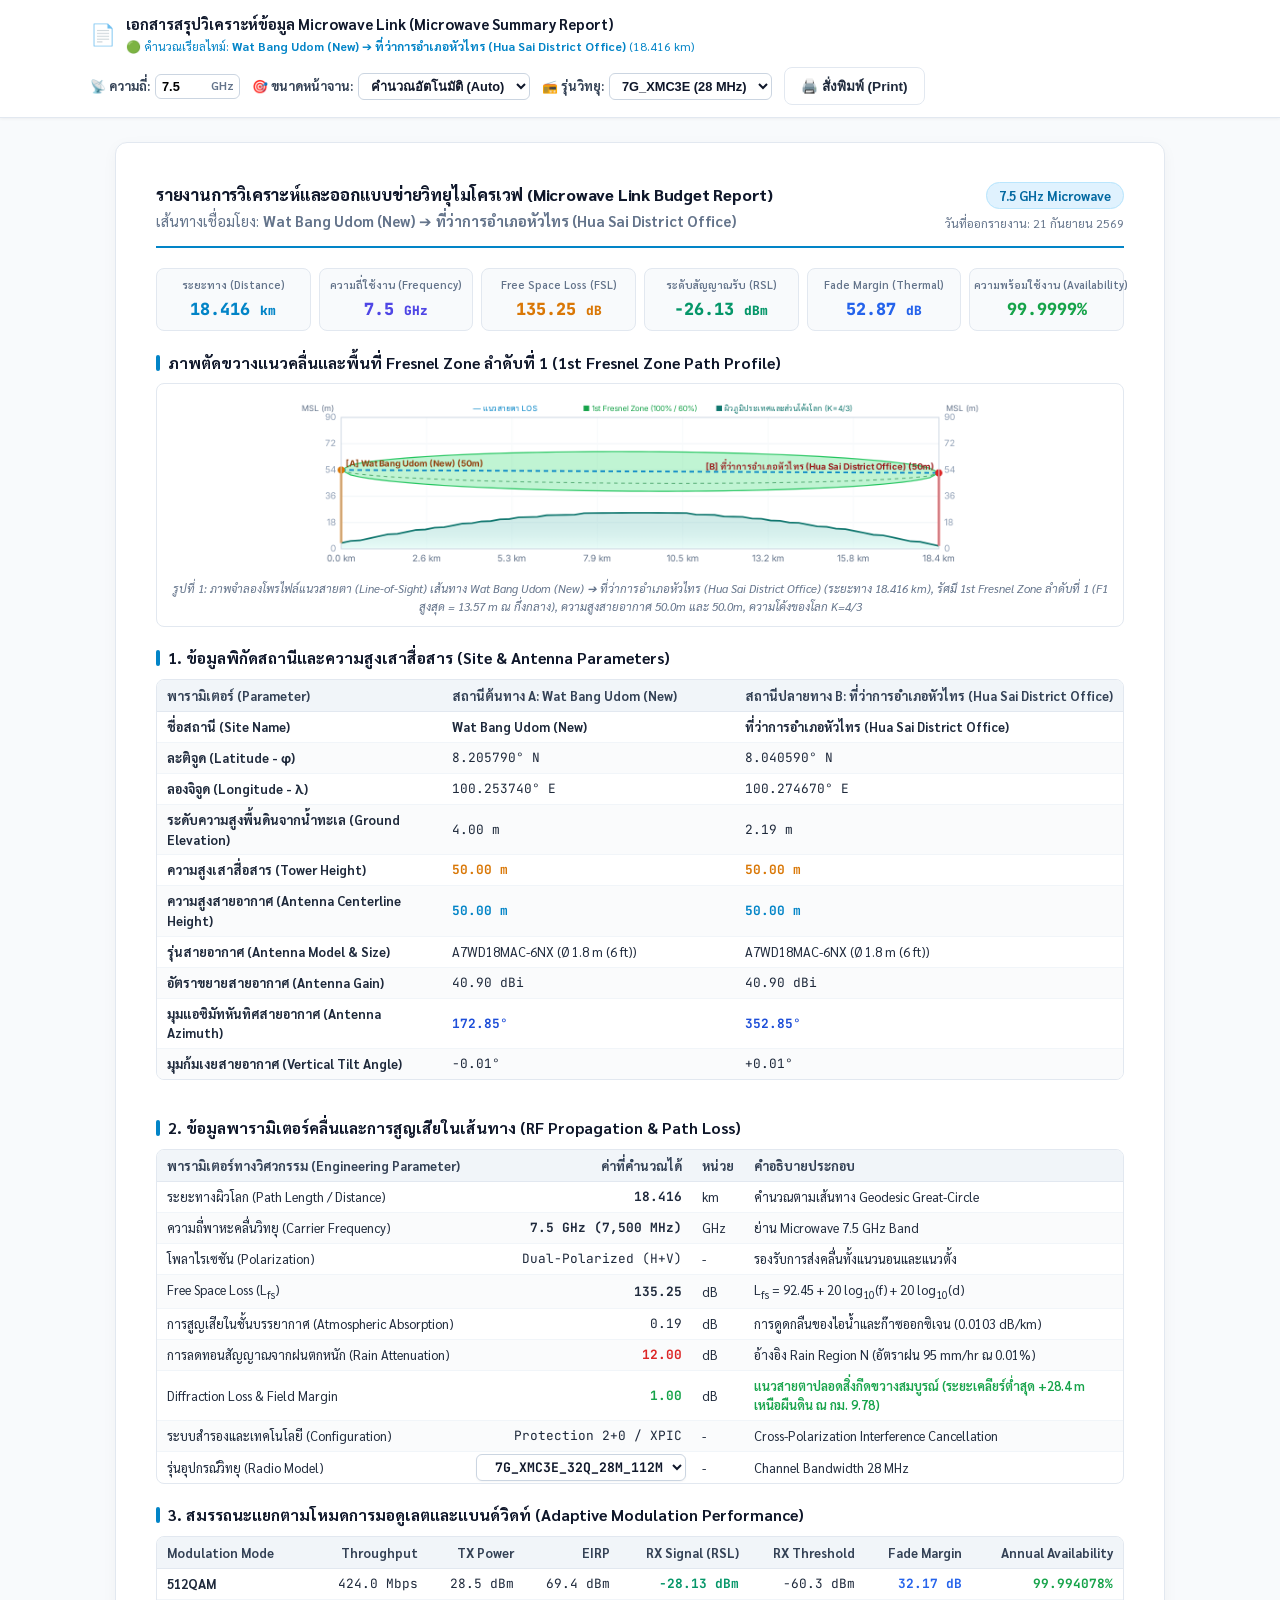
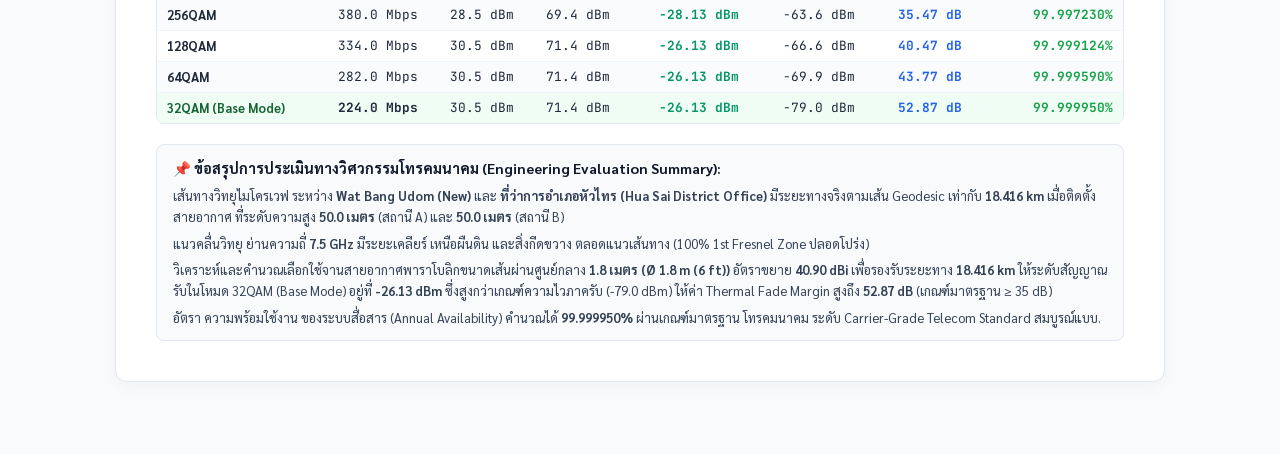
<file: Microwave_Report.html>
<!DOCTYPE html>
<html lang="th">
<head>
  <meta charset="UTF-8">
  <meta name="viewport" content="width=device-width, initial-scale=1.0">
  <title>รายงานสรุปวิเคราะห์ข้อมูล Microwave Link (7.5 GHz) - Wat Bang Udom ➔ ที่ว่าการอำเภอหัวไทร</title>
  <link rel="preconnect" href="https://fonts.googleapis.com">
  <link rel="preconnect" href="https://fonts.gstatic.com" crossorigin>
  <link href="https://fonts.googleapis.com/css2?family=Inter:wght@400;500;600;700;800&family=Sarabun:wght@400;500;600;700&family=JetBrains+Mono:wght@400;500;600&display=swap" rel="stylesheet">
  <script src="html2pdf.bundle.min.js"></script>

  <style>
    :root {
      --primary: #0284c7;
      --primary-dark: #0369a1;
      --navy: #0f172a;
      --text: #1e293b;
      --muted: #64748b;
      --border: #e2e8f0;
      --bg: #f8fafc;
      --card: #ffffff;
      --success: #10b981;
      --warning: #f59e0b;
      --danger: #ef4444;
      --font-main: 'Sarabun', 'Inter', -apple-system, sans-serif;
      --font-mono: 'JetBrains Mono', monospace;
    }

    * { box-sizing: border-box; margin: 0; padding: 0; }

    body {
      font-family: var(--font-main);
      background-color: var(--bg);
      color: var(--text);
      line-height: 1.55;
      padding-bottom: 3rem;
    }

    /* Top Control Bar (Screen only) */
    .top-bar {
      background: white;
      border-bottom: 1px solid var(--border);
      position: sticky;
      top: 0;
      z-index: 100;
      box-shadow: 0 1px 3px rgba(0,0,0,0.05);
      padding: 0.75rem 1.5rem;
    }
    .top-bar-inner {
      max-width: 1100px;
      margin: 0 auto;
      display: flex;
      align-items: center;
      justify-content: space-between;
      gap: 12px;
      flex-wrap: wrap;
    }
    .btn {
      display: inline-flex;
      align-items: center;
      gap: 6px;
      padding: 7px 16px;
      border-radius: 8px;
      font-size: 0.85rem;
      font-weight: 600;
      text-decoration: none;
      cursor: pointer;
      border: 1px solid transparent;
      transition: all 0.2s;
    }
    .btn-primary { background: var(--primary); color: white; border-color: var(--primary); }
    .btn-primary:hover { background: var(--primary-dark); }
    .btn-pdf { background: #ef4444; color: white; border-color: #dc2626; }
    .btn-pdf:hover { background: #dc2626; }
    .btn-outline { background: white; color: var(--text); border-color: var(--border); }
    .btn-outline:hover { background: var(--bg); border-color: #cbd5e1; }

    /* Report Container */
    .report-sheet {
      max-width: 1050px;
      margin: 1.5rem auto;
      background: white;
      border: 1px solid var(--border);
      border-radius: 12px;
      box-shadow: 0 4px 15px rgba(0,0,0,0.04);
      padding: 2.5rem;
    }

    /* Header */
    .header-box {
      border-bottom: 2px solid var(--primary);
      padding-bottom: 0.85rem;
      margin-bottom: 1.25rem;
      display: flex;
      justify-content: space-between;
      align-items: center;
      gap: 12px;
      flex-wrap: nowrap;
    }
    .header-title {
      font-size: 1.02rem;
      font-weight: 800;
      color: var(--navy);
      line-height: 1.35;
      white-space: nowrap;
      letter-spacing: -0.2px;
    }
    .header-subtitle {
      font-size: 0.92rem;
      color: var(--muted);
      margin-top: 4px;
    }
    .header-badge {
      background: #e0f2fe;
      color: #0369a1;
      padding: 4px 12px;
      border-radius: 20px;
      font-size: 0.82rem;
      font-weight: 700;
      border: 1px solid #bae6fd;
    }

    /* KPI Highlights Grid */
    .kpi-grid {
      display: grid;
      grid-template-columns: repeat(6, 1fr);
      gap: 8px;
      margin-bottom: 1.25rem;
    }
    .kpi-card {
      background: var(--bg);
      border: 1px solid var(--border);
      border-radius: 8px;
      padding: 8px 4px;
      text-align: center;
      min-width: 0;
    }
    .kpi-val {
      font-size: 1.05rem;
      font-weight: 800;
      color: var(--navy);
      font-family: var(--font-mono);
      margin-top: 2px;
      white-space: nowrap;
    }
    .kpi-lbl {
      font-size: 0.67rem;
      color: var(--muted);
      font-weight: 600;
      white-space: nowrap;
    }

    /* Section Titles */
    .section-title {
      font-size: 0.98rem;
      font-weight: 700;
      color: var(--navy);
      margin: 1.2rem 0 0.5rem;
      display: flex;
      align-items: center;
      gap: 8px;
      page-break-after: avoid;
      break-after: avoid;
    }
    .section-title::before {
      content: '';
      width: 4px;
      height: 16px;
      background: var(--primary);
      border-radius: 2px;
      display: inline-block;
    }

    /* Tables */
    .table-container {
      overflow-x: auto;
      margin-bottom: 1rem;
      border: 1px solid var(--border);
      border-radius: 8px;
      page-break-inside: avoid;
      break-inside: avoid;
    }
    table {
      width: 100%;
      border-collapse: collapse;
      font-size: 0.8rem;
    }
    th {
      background: #f1f5f9;
      color: #334155;
      font-weight: 700;
      padding: 6px 10px;
      text-align: left;
      border-bottom: 1px solid var(--border);
      white-space: nowrap;
    }
    td {
      padding: 5px 10px;
      border-bottom: 1px solid #f1f5f9;
      color: #1e293b;
    }
    tr {
      page-break-inside: avoid;
      break-inside: avoid;
    }
    tbody {
      page-break-inside: avoid;
      break-inside: avoid;
    }
    tr:last-child td { border-bottom: none; }
    tr:nth-child(even) td { background-color: #fafbfc; }
    .mono { font-family: var(--font-mono); }
    .text-right { text-align: right; }
    .text-center { text-align: center; }
    .text-bold { font-weight: 700; }
    .text-success { color: var(--success); font-weight: 700; }

    /* Profile Diagram Box */
    .profile-box {
      border: 1px solid var(--border);
      border-radius: 8px;
      padding: 10px;
      background: white;
      text-align: center;
      margin-bottom: 1rem;
      page-break-inside: avoid;
      break-inside: avoid;
    }
    .profile-box img {
      max-width: 100%;
      max-height: 175px;
      height: auto;
      border-radius: 4px;
      display: block;
      margin: 0 auto;
    }
    .profile-caption {
      font-size: 0.72rem;
      color: var(--muted);
      margin-top: 6px;
      font-style: italic;
    }

    /* Clean Page Break */
    .pdf-page-break {
      page-break-before: always;
      break-before: page;
      height: 1px;
      margin: 0;
      padding: 0;
    }

    /* PDF Rendering Optimization */
    .pdf-rendering {
      max-width: 780px !important;
      margin: 0 auto !important;
      padding: 10px !important;
      border: none !important;
      box-shadow: none !important;
    }
    .pdf-rendering .header-box {
      margin-bottom: 0.65rem !important;
      padding-bottom: 0.45rem !important;
      flex-wrap: nowrap !important;
    }
    .pdf-rendering .header-title {
      font-size: 1.05rem !important;
      white-space: nowrap !important;
      letter-spacing: -0.2px !important;
    }
    .pdf-rendering .kpi-grid {
      grid-template-columns: repeat(6, 1fr) !important;
      gap: 6px !important;
      margin-bottom: 0.75rem !important;
    }
    .pdf-rendering .kpi-card {
      padding: 4px 2px !important;
    }
    .pdf-rendering .kpi-val {
      font-size: 0.92rem !important;
    }
    .pdf-rendering .kpi-lbl {
      font-size: 0.58rem !important;
      white-space: nowrap !important;
      letter-spacing: -0.2px !important;
    }
    .pdf-rendering .section-title {
      font-size: 0.88rem !important;
      margin: 0.75rem 0 0.35rem !important;
    }
    .pdf-rendering td, .pdf-rendering th {
      padding: 3px 6px !important;
      font-size: 0.74rem !important;
    }
    .pdf-rendering .profile-box {
      padding: 6px !important;
      margin-bottom: 0.5rem !important;
    }
    .pdf-rendering .profile-box img {
      max-height: 130px !important;
    }
    .pdf-rendering .table-container {
      margin-bottom: 0.5rem !important;
    }
    .pdf-rendering .conclusion-box {
      margin-top: 1rem !important;
      padding: 10px 14px !important;
    }
    .pdf-rendering #rf-model-select {
      border: none !important;
      background: transparent !important;
      appearance: none !important;
      -webkit-appearance: none !important;
      -moz-appearance: none !important;
      padding: 0 !important;
      font-size: inherit !important;
      font-weight: 700 !important;
      color: inherit !important;
      text-align: right !important;
      box-shadow: none !important;
    }

    /* Print & Paper Setup */
    @page {
      size: A4 portrait;
      margin: 8mm 10mm;
    }
    @media print {
      body { background: white !important; padding: 0 !important; margin: 0 !important; }
      .top-bar { display: none !important; }
      .report-sheet { border: none !important; box-shadow: none !important; padding: 0 !important; margin: 0 !important; max-width: 100% !important; }
      .header-box { margin-bottom: 0.65rem !important; padding-bottom: 0.45rem !important; flex-wrap: nowrap !important; }
      .header-title { font-size: 0.96rem !important; white-space: nowrap !important; letter-spacing: -0.2px !important; }
      .kpi-grid { display: grid !important; grid-template-columns: repeat(6, 1fr) !important; gap: 6px !important; margin-bottom: 0.75rem !important; }
      .kpi-card { border: 1px solid #cbd5e1 !important; padding: 4px 2px !important; }
      .kpi-val { font-size: 0.92rem !important; }
      .kpi-lbl { font-size: 0.58rem !important; white-space: nowrap !important; letter-spacing: -0.2px !important; }
      .section-title { font-size: 0.88rem !important; margin: 0.75rem 0 0.35rem !important; page-break-after: avoid !important; break-after: avoid !important; }
      .table-container { page-break-inside: avoid !important; break-inside: avoid !important; margin-bottom: 0.5rem !important; }
      table { page-break-inside: avoid !important; break-inside: avoid !important; font-size: 0.74rem !important; }
      tr { page-break-inside: avoid !important; break-inside: avoid !important; }
      tbody { page-break-inside: avoid !important; break-inside: avoid !important; }
      td, th { padding: 3px 6px !important; }
      #rf-model-select {
        border: none !important;
        background: transparent !important;
        appearance: none !important;
        -webkit-appearance: none !important;
        -moz-appearance: none !important;
        padding: 0 !important;
        font-size: inherit !important;
        font-weight: 700 !important;
        color: inherit !important;
        text-align: right !important;
        box-shadow: none !important;
      }
      .profile-box { page-break-inside: avoid !important; break-inside: avoid !important; margin-bottom: 0.5rem !important; padding: 6px !important; }
      .profile-box img { max-height: 130px !important; }
      .conclusion-box { page-break-inside: avoid !important; break-inside: avoid !important; margin-top: 1rem !important; padding: 10px 14px !important; }
      .pdf-page-break { page-break-before: always !important; break-before: page !important; }
    }
  </style>
</head>
<body>

  <!-- Top Action Bar -->
  <div class="top-bar">
    <div class="top-bar-inner">
      <div style="display: flex; align-items: center; gap: 10px;">
        <span style="font-size: 1.3rem;">📄</span>
        <div>
          <b style="font-size: 0.92rem; color: var(--navy);">เอกสารสรุปวิเคราะห์ข้อมูล Microwave Link (Microwave Summary Report)</b>
          <div style="font-size: 0.75rem; color: var(--muted);" id="top-bar-status">โหมดแสดงผล: คำนวณตามข้อมูลที่กรอกแบบเรียลไทม์ (Real-time Engineering Calculation)</div>
        </div>
      </div>
      <div style="display: flex; gap: 8px; align-items: center; flex-wrap: wrap;">
        <!-- Microwave Frequency (GHz) in Report Bar -->
        <div style="display: inline-flex; align-items: center; gap: 5px; margin-right: 4px;">
          <label for="report-freq-input" style="font-size: 0.8rem; font-weight: 700; color: #334155; white-space: nowrap;">📡 ความถี่:</label>
          <div style="position: relative; display: inline-flex; align-items: center; width: 85px;">
            <input type="number" id="report-freq-input" step="0.1" min="0.1" max="100" value="7.5"
                   oninput="onReportFreqChange(this.value)"
                   style="width: 100%; font-size: 0.8rem; font-weight: 700; padding: 4px 28px 4px 6px; border: 1.5px solid #cbd5e1; border-radius: 6px; outline: none; background: #ffffff;" />
            <span style="position: absolute; right: 6px; font-size: 0.72rem; font-weight: 700; color: #64748b; pointer-events: none;">GHz</span>
          </div>
        </div>
        <!-- Microwave Dish Size Selector in Report Bar -->
        <div style="display: inline-flex; align-items: center; gap: 5px; margin-right: 4px;">
          <label for="report-dish-select" style="font-size: 0.8rem; font-weight: 700; color: #334155; white-space: nowrap;">🎯 ขนาดหน้าจาน:</label>
          <select id="report-dish-select" onchange="onReportDishChange()" style="background: #ffffff; color: #0f172a; border: 1.5px solid #cbd5e1; border-radius: 6px; padding: 4px 8px; font-size: 0.8rem; font-weight: 600; cursor: pointer; outline: none;">
            <option value="auto">คำนวณอัตโนมัติ (Auto)</option>
            <option value="0.3">0.3 m (1 ft) - 25.5 dBi</option>
            <option value="0.6">0.6 m (2 ft) - 31.2 dBi</option>
            <option value="0.9">0.9 m (3 ft) - 34.9 dBi</option>
            <option value="1.2">1.2 m (4 ft) - 37.4 dBi</option>
            <option value="1.8">1.8 m (6 ft) - 40.9 dBi</option>
            <option value="2.4">2.4 m (8 ft) - 43.4 dBi</option>
            <option value="3.0">3.0 m (10 ft) - 45.4 dBi</option>
          </select>
        </div>
        <!-- Radio Model Selector in Report Bar -->
        <div style="display: inline-flex; align-items: center; gap: 5px; margin-right: 4px;">
          <label for="report-radio-model-select" style="font-size: 0.8rem; font-weight: 700; color: #334155; white-space: nowrap;">📻 รุ่นวิทยุ:</label>
          <select id="report-radio-model-select" onchange="onReportRadioModelChange(this.value)" style="background: #ffffff; color: #0f172a; border: 1.5px solid #cbd5e1; border-radius: 6px; padding: 4px 8px; font-size: 0.8rem; font-weight: 600; cursor: pointer; outline: none;">
            <option value="7G_XMC3E_32Q_28M_112M" selected>7G_XMC3E (28 MHz)</option>
            <option value="7G_XMC3E_64Q_40M_160M">7G_XMC3E (40 MHz)</option>
            <option value="7G_XMC3E_128Q_56M_224M">7G_XMC3E (56 MHz)</option>
            <option value="NEC_iPASO_VR4_28M">NEC VR4 (28 MHz)</option>
            <option value="NEC_iPASO_VR4_56M">NEC VR4 (56 MHz)</option>
            <option value="ML6600_RAU4_28M">MINI-LINK (28 MHz)</option>
            <option value="ML6600_RAU4_56M">MINI-LINK (56 MHz)</option>
          </select>
        </div>
        <button onclick="window.print()" class="btn btn-outline" title="พิมพ์รายงานหรือบันทึกเป็น PDF ผ่านเบราว์เซอร์">
          🖨️ สั่งพิมพ์ (Print)
        </button>
      </div>
    </div>
  </div>

  <!-- Report Content -->
  <div class="report-sheet" id="report-sheet-content">
    <!-- Header -->
    <div class="header-box">
      <div style="flex: 1; min-width: 0;">
        <div class="header-title">รายงานการวิเคราะห์และออกแบบข่ายวิทยุไมโครเวฟ (Microwave Link Budget Report)</div>
        <div class="header-subtitle" id="site-route-header">
          เส้นทางเชื่อมโยง: <b id="hdr-site-a">Wat Bang Udom (New)</b> ➔ <b id="hdr-site-b">ที่ว่าการอำเภอหัวไทร (Hua Sai District Office)</b>
        </div>
      </div>
      <div style="text-align: right; flex-shrink: 0;">
        <span class="header-badge" id="hdr-freq-badge">7.5 GHz Microwave</span>
        <div style="font-size: 0.75rem; color: var(--muted); margin-top: 6px;" id="hdr-date">
          วันที่ออกรายงาน: 21 กันยายน 2569
        </div>
      </div>
    </div>

    <!-- Summary KPI Cards -->
    <div class="kpi-grid">
      <div class="kpi-card">
        <div class="kpi-lbl">ระยะทาง (Distance)</div>
        <div class="kpi-val" style="color: #0284c7;" id="kpi-dist">18.416 <small style="font-size:0.8rem;">km</small></div>
      </div>
      <div class="kpi-card">
        <div class="kpi-lbl">ความถี่ใช้งาน (Frequency)</div>
        <div class="kpi-val" style="color: #4f46e5;" id="kpi-freq">7.5 <small style="font-size:0.8rem;">GHz</small></div>
      </div>
      <div class="kpi-card">
        <div class="kpi-lbl">Free Space Loss (FSL)</div>
        <div class="kpi-val" style="color: #d97706;" id="kpi-fsl">135.33 <small style="font-size:0.8rem;">dB</small></div>
      </div>
      <div class="kpi-card">
        <div class="kpi-lbl">ระดับสัญญาณรับ (RSL)</div>
        <div class="kpi-val" style="color: #059669;" id="kpi-rsl">-36.21 <small style="font-size:0.8rem;">dBm</small></div>
      </div>
      <div class="kpi-card">
        <div class="kpi-lbl">Fade Margin (Thermal)</div>
        <div class="kpi-val" style="color: #2563eb;" id="kpi-fade-margin">42.78 <small style="font-size:0.8rem;">dB</small></div>
      </div>
      <div class="kpi-card">
        <div class="kpi-lbl">ความพร้อมใช้งาน (Availability)</div>
        <div class="kpi-val" style="color: #16a34a;" id="kpi-availability">99.999%</div>
      </div>
    </div>

    <!-- Profile Diagram -->
    <div class="section-title">ภาพตัดขวางแนวคลื่นและพื้นที่ Fresnel Zone ลำดับที่ 1 (1st Fresnel Zone Path Profile)</div>
    <div class="profile-box">
      <img id="profile-img" alt="ภาพจำลองโพรไฟล์แนวสายตาและลำคลื่น Fresnel Zone" style="max-height: 180px; width: 100%; object-fit: contain; display: block; margin: 0 auto; min-height: 120px; background: #ffffff;" />
      <div class="profile-caption" id="profile-caption">
        รูปที่ 1: ภาพจำลองโพรไฟล์แนวสายตา (Line-of-Sight), รัศมี 1st Fresnel Zone ลำดับที่ 1, ความสูงสายอากาศ และความโค้งของโลก K=4/3
      </div>
    </div>

    <!-- Site Information Table -->
    <div class="section-title">1. ข้อมูลพิกัดสถานีและความสูงเสาสื่อสาร (Site & Antenna Parameters)</div>
    <div class="table-container">
      <table>
        <thead>
          <tr>
            <th style="width: 35%;">พารามิเตอร์ (Parameter)</th>
            <th style="width: 32.5%;" id="th-site-a">สถานีต้นทาง A: Wat Bang Udom (New)</th>
            <th style="width: 32.5%;" id="th-site-b">สถานีปลายทาง B: ที่ว่าการอำเภอหัวไทร</th>
          </tr>
        </thead>
        <tbody>
          <tr>
            <td><b>ชื่อสถานี (Site Name)</b></td>
            <td class="text-bold" id="site-name-a">Wat Bang Udom (New)</td>
            <td class="text-bold" id="site-name-b">ที่ว่าการอำเภอหัวไทร (Hua Sai)</td>
          </tr>
          <tr>
            <td><b>ละติจูด (Latitude - φ)</b></td>
            <td class="mono" id="site-lat-a">8.205790° N</td>
            <td class="mono" id="site-lat-b">8.040590° N</td>
          </tr>
          <tr>
            <td><b>ลองจิจูด (Longitude - λ)</b></td>
            <td class="mono" id="site-lon-a">100.253740° E</td>
            <td class="mono" id="site-lon-b">100.274670° E</td>
          </tr>
          <tr>
            <td><b>ระดับความสูงพื้นดินจากน้ำทะเล (Ground Elevation)</b></td>
            <td class="mono" id="site-elev-a">4.00 m</td>
            <td class="mono" id="site-elev-b">2.19 m</td>
          </tr>
          <tr>
            <td><b>ความสูงเสาสื่อสาร (Tower Height)</b></td>
            <td class="mono text-bold" style="color:#d97706;" id="site-tower-a">50.00 m</td>
            <td class="mono text-bold" style="color:#d97706;" id="site-tower-b">50.00 m</td>
          </tr>
          <tr>
            <td><b>ความสูงสายอากาศ (Antenna Centerline Height)</b></td>
            <td class="mono text-bold" style="color:#0284c7;" id="site-ant-a">50.00 m</td>
            <td class="mono text-bold" style="color:#0284c7;" id="site-ant-b">50.00 m</td>
          </tr>
          <tr>
            <td><b>รุ่นสายอากาศ (Antenna Model & Size)</b></td>
            <td id="site-antmodel-a">A7WD09MAC-3NX (เส้นผ่านศูนย์กลาง 0.9 m)</td>
            <td id="site-antmodel-b">A7WD09MAC-3NX (เส้นผ่านศูนย์กลาง 0.9 m)</td>
          </tr>
          <tr>
            <td><b>อัตราขยายสายอากาศ (Antenna Gain)</b></td>
            <td class="mono" id="site-antgain-a">34.90 dBi</td>
            <td class="mono" id="site-antgain-b">34.90 dBi</td>
          </tr>
          <tr>
            <td><b>มุมแอซิมัทหันทิศสายอากาศ (Antenna Azimuth)</b></td>
            <td class="mono text-bold" style="color:#1d4ed8;" id="site-az-a">172.85° (ทิศใต้ SSE)</td>
            <td class="mono text-bold" style="color:#1d4ed8;" id="site-az-b">352.85° (ทิศเหนือ NNW)</td>
          </tr>
          <tr>
            <td><b>มุมก้มเงยสายอากาศ (Vertical Tilt Angle)</b></td>
            <td class="mono" id="site-tilt-a">-0.01°</td>
            <td class="mono" id="site-tilt-b">+0.01°</td>
          </tr>
        </tbody>
      </table>
    </div>

    <!-- Clean Page Break between Page 1 and Page 2 -->
    <div class="pdf-page-break" style="page-break-before: always; break-before: page; height: 1px; margin: 0; padding: 0;"></div>

    <!-- RF Link Parameters Table -->
    <div class="section-title">2. ข้อมูลพารามิเตอร์คลื่นและการสูญเสียในเส้นทาง (RF Propagation & Path Loss)</div>
    <div class="table-container">
      <table>
        <thead>
          <tr>
            <th>พารามิเตอร์ทางวิศวกรรม (Engineering Parameter)</th>
            <th class="text-right">ค่าที่คำนวณได้</th>
            <th>หน่วย</th>
            <th>คำอธิบายประกอบ</th>
          </tr>
        </thead>
        <tbody>
          <tr>
            <td>ระยะทางผิวโลก (Path Length / Distance)</td>
            <td class="mono text-right text-bold" id="rf-dist">18.416</td>
            <td>km</td>
            <td>คำนวณตามเส้นทาง Geodesic Great-Circle</td>
          </tr>
          <tr>
            <td>ความถี่พาหะคลื่นวิทยุ (Carrier Frequency)</td>
            <td class="mono text-right text-bold" id="rf-freq">7.5 GHz (7,500 MHz)</td>
            <td>GHz</td>
            <td id="rf-freq-note">ย่าน Microwave 7.5 GHz Band</td>
          </tr>
          <tr>
            <td>โพลาไรเซชัน (Polarization)</td>
            <td class="mono text-right" id="rf-polarization">Dual-Polarized (H+V)</td>
            <td>-</td>
            <td>รองรับการส่งคลื่นทั้งแนวนอนและแนวตั้ง</td>
          </tr>
          <tr>
            <td>Free Space Loss (L<sub>fs</sub>)</td>
            <td class="mono text-right text-bold" id="rf-fsl">135.33</td>
            <td>dB</td>
            <td>L<sub>fs</sub> = 92.45 + 20 log<sub>10</sub>(f) + 20 log<sub>10</sub>(d)</td>
          </tr>
          <tr>
            <td>การสูญเสียในชั้นบรรยากาศ (Atmospheric Absorption)</td>
            <td class="mono text-right" id="rf-atm">0.19</td>
            <td>dB</td>
            <td>การดูดกลืนของไอน้ำและก๊าซออกซิเจน (0.0103 dB/km)</td>
          </tr>
          <tr>
            <td>การลดทอนสัญญาณจากฝนตกหนัก (Rain Attenuation)</td>
            <td class="mono text-right text-bold" style="color:#dc2626;" id="rf-rain">12.03</td>
            <td>dB</td>
            <td>อ้างอิง Rain Region N (อัตราฝน 95 mm/hr ณ 0.01%)</td>
          </tr>
          <tr>
            <td>Diffraction Loss & Field Margin</td>
            <td class="mono text-right" id="rf-diffraction">1.00</td>
            <td>dB</td>
            <td id="rf-diffraction-desc">แนวสายตาปลอดสิ่งกีดขวางสมบูรณ์</td>
          </tr>
          <tr>
            <td>ระบบสำรองและเทคโนโลยี (Configuration)</td>
            <td class="mono text-right" id="rf-config">Protection 2+0 / XPIC</td>
            <td>-</td>
            <td>Cross-Polarization Interference Cancellation</td>
          </tr>
          <tr>
            <td>รุ่นอุปกรณ์วิทยุ (Radio Model)</td>
            <td class="mono text-right" style="padding: 2px 6px;">
              <select id="rf-model-select" onchange="onReportRadioModelChange(this.value)" style="font-family: var(--font-mono); font-size: 0.82rem; font-weight: 700; color: #0f172a; background: #ffffff; border: 1.5px solid #cbd5e1; border-radius: 6px; padding: 3px 6px; cursor: pointer; text-align: right; outline: none; box-shadow: 0 1px 2px rgba(0,0,0,0.04);">
                <option value="7G_XMC3E_32Q_28M_112M" selected>7G_XMC3E_32Q_28M_112M</option>
                <option value="7G_XMC3E_64Q_40M_160M">7G_XMC3E_64Q_40M_160M</option>
                <option value="7G_XMC3E_128Q_56M_224M">7G_XMC3E_128Q_56M_224M</option>
                <option value="NEC_iPASO_VR4_28M">NEC_iPASOLINK_VR4_28M</option>
                <option value="NEC_iPASO_VR4_56M">NEC_iPASOLINK_VR4_56M</option>
                <option value="ML6600_RAU4_28M">ML6600_RAU4_28M_112M</option>
                <option value="ML6600_RAU4_56M">ML6600_RAU4_56M_224M</option>
              </select>
            </td>
            <td>-</td>
            <td id="rf-bw-desc">Channel Bandwidth 28 MHz</td>
          </tr>
        </tbody>
      </table>
    </div>

    <!-- Modulation & Capacity Performance Table -->
    <div class="section-title">3. สมรรถนะแยกตามโหมดการมอดูเลตและแบนด์วิดท์ (Adaptive Modulation Performance)</div>
    <div class="table-container">
      <table>
        <thead>
          <tr>
            <th>Modulation Mode</th>
            <th class="text-right">Throughput</th>
            <th class="text-right">TX Power</th>
            <th class="text-right">EIRP</th>
            <th class="text-right">RX Signal (RSL)</th>
            <th class="text-right">RX Threshold</th>
            <th class="text-right">Fade Margin</th>
            <th class="text-right">Annual Availability</th>
          </tr>
        </thead>
        <tbody>
          <tr>
            <td class="text-bold">512QAM</td>
            <td class="mono text-right" id="mod-tp-512">424.0 Mbps</td>
            <td class="mono text-right" id="mod-tx-512">28.5 dBm</td>
            <td class="mono text-right" id="mod-eirp-512">63.4 dBm</td>
            <td class="mono text-right" id="mod-rsl-512">-38.21 dBm</td>
            <td class="mono text-right" id="mod-th-512">-60.3 dBm</td>
            <td class="mono text-right text-bold" id="mod-fm-512">22.08 dB</td>
            <td class="mono text-right text-success" id="mod-avail-512">99.989502%</td>
          </tr>
          <tr>
            <td class="text-bold">256QAM</td>
            <td class="mono text-right" id="mod-tp-256">380.0 Mbps</td>
            <td class="mono text-right" id="mod-tx-256">28.5 dBm</td>
            <td class="mono text-right" id="mod-eirp-256">63.4 dBm</td>
            <td class="mono text-right" id="mod-rsl-256">-38.21 dBm</td>
            <td class="mono text-right" id="mod-th-256">-63.6 dBm</td>
            <td class="mono text-right text-bold" id="mod-fm-256">25.38 dB</td>
            <td class="mono text-right text-success" id="mod-avail-256">99.993921%</td>
          </tr>
          <tr>
            <td class="text-bold">128QAM</td>
            <td class="mono text-right" id="mod-tp-128">334.0 Mbps</td>
            <td class="mono text-right" id="mod-tx-128">30.5 dBm</td>
            <td class="mono text-right" id="mod-eirp-128">65.4 dBm</td>
            <td class="mono text-right" id="mod-rsl-128">-36.21 dBm</td>
            <td class="mono text-right" id="mod-th-128">-66.6 dBm</td>
            <td class="mono text-right text-bold" id="mod-fm-128">30.38 dB</td>
            <td class="mono text-right text-success" id="mod-avail-128">99.996807%</td>
          </tr>
          <tr>
            <td class="text-bold">64QAM</td>
            <td class="mono text-right" id="mod-tp-64">282.0 Mbps</td>
            <td class="mono text-right" id="mod-tx-64">30.5 dBm</td>
            <td class="mono text-right" id="mod-eirp-64">65.4 dBm</td>
            <td class="mono text-right" id="mod-rsl-64">-36.21 dBm</td>
            <td class="mono text-right" id="mod-th-64">-69.9 dBm</td>
            <td class="mono text-right text-bold" id="mod-fm-64">33.68 dB</td>
            <td class="mono text-right text-success" id="mod-avail-64">99.997934%</td>
          </tr>
          <tr style="background-color: #f0fdf4;">
            <td class="text-bold" style="color: #166534;">32QAM (Base Mode)</td>
            <td class="mono text-right text-bold" id="mod-tp-32">224.0 Mbps</td>
            <td class="mono text-right" id="mod-tx-32">30.5 dBm</td>
            <td class="mono text-right" id="mod-eirp-32">65.4 dBm</td>
            <td class="mono text-right text-bold" id="mod-rsl-32">-36.21 dBm</td>
            <td class="mono text-right" id="mod-th-32">-79.0 dBm</td>
            <td class="mono text-right text-bold" style="color: #16a34a;" id="mod-fm-32">42.78 dB</td>
            <td class="mono text-right text-bold text-success" id="mod-avail-32">99.999486%</td>
          </tr>
        </tbody>
      </table>
    </div>

    <!-- Engineering Conclusion -->
    <div class="conclusion-box" style="background: #f8fafc; border: 1px solid var(--border); border-radius: 8px; padding: 12px 16px; margin-top: 1.25rem;">
      <div style="font-weight: 700; color: var(--navy); font-size: 0.90rem; margin-bottom: 6px;">📌 ข้อสรุปการประเมินทางวิศวกรรมโทรคมนาคม (Engineering Evaluation Summary):</div>
      <div style="font-size: 0.81rem; color: #334155; line-height: 1.65;" id="conclusion-text">
        <p style="margin-bottom: 5px;">
          เส้นทางวิทยุไมโครเวฟ ระหว่าง <b>Wat Bang Udom (New)</b> และ <b>ที่ว่าการอำเภอหัวไทร</b> มีระยะทางจริงตามเส้น Geodesic เท่ากับ <b>18.416 km</b> โดยเมื่อติดตั้งสายอากาศ ที่ระดับความสูง <b>50.0 เมตร</b> ทั้งสองสถานี
        </p>
        <p style="margin-bottom: 5px;">
          แนวคลื่นวิทยุ มีระยะพ้นสิ่งกีดขวาง (Clearance) เหนือภูมิประเทศ และยอดไม้ ตลอดแนวเส้นทาง อย่างสมบูรณ์แบบ (100% 1st Fresnel Zone ปลอดโปร่ง)
        </p>
        <p style="margin: 0;">
          ระดับสัญญาณรับ ที่คำนวณได้ -36.21 dBm ให้ค่า Thermal Fade Margin สูงถึง <b>42.78 dB</b> ส่งผลให้อัตรา ความพร้อมใช้งาน ของระบบสื่อสาร (Annual Availability) สูงถึง <b>99.999486% (Five-Nines)</b> ผ่านเกณฑ์มาตรฐาน โทรคมนาคม ระดับ Carrier-Grade Telecom Standard สมบูรณ์แบบ.
        </p>
      </div>
    </div>

  </div>

  <script>
    // Real-time Data Binding and Calculations
    function getDataSource() {
      // 1. URL Hash #data=...
      if (location.hash && location.hash.startsWith('#data=')) {
        try {
          const raw = decodeURIComponent(location.hash.substring(6));
          return JSON.parse(raw);
        } catch (e) { console.warn('Hash parse error', e); }
      }
      // 2. Query param ?data=...
      if (location.search && location.search.includes('data=')) {
        try {
          const params = new URLSearchParams(location.search);
          const raw = params.get('data');
          if (raw) return JSON.parse(decodeURIComponent(raw));
        } catch (e) { console.warn('Search parse error', e); }
      }
      // 3. window.opener
      if (window.opener && typeof window.opener.getRealtimeReportData === 'function') {
        try {
          const d = window.opener.getRealtimeReportData();
          if (d) return d;
        } catch (e) { console.warn('opener error', e); }
      }
      // 3. localStorage / sessionStorage
      try {
        const stored = localStorage.getItem('realtime_microwave_report_data') || sessionStorage.getItem('realtime_microwave_report_data');
        if (stored) return JSON.parse(stored);
      } catch (e) { console.warn('storage error', e); }
      return null;
    }

    // Parabolic Dish Antenna Sizing & Analysis (based on Distance, Target Margin & Carrier-Grade Standards)
    function calculateParabolicAntenna(distKm, freqGHz = 7.5, overrideSize = null) {
      const d = Math.max(0.1, parseFloat(distKm) || 1.0);
      const targetMargin = d <= 8 ? 32.0 : (d <= 20 ? 35.0 : 38.0);
      const freqMHz = freqGHz * 1000.0;
      const fsl = 32.44 + 20 * Math.log10(d) + 20 * Math.log10(freqMHz);
      const atmLoss = 0.0103 * d;
      const rainLoss = (1.192 * d) / (1 + 0.045 * d);
      const diffLoss = 1.0;
      const totalPathLoss = fsl + atmLoss + rainLoss + diffLoss;

      const txPower = 30.5; // Base mode 32QAM Tx Power
      const feederLoss = 2.0; // Total Tx+Rx feeder loss
      const rxThreshold = -79.0; // Base mode threshold

      // Link budget: FM = txPower - feederLoss + 2*Gain - totalPathLoss - rxThreshold >= targetMargin
      const reqGainTotal = rxThreshold + targetMargin - txPower + feederLoss + totalPathLoss;
      const reqGainPerAntenna = reqGainTotal / 2.0;

      // Commercial Standard Parabolic Dishes Catalog (7.1 - 8.5 GHz band):
      const catalog = [
        { sizeM: 0.3, gainDbi: 25.50, model: 'A7WD03MAC-1NX', label: 'Ø 0.3 m (1 ft)' },
        { sizeM: 0.6, gainDbi: 31.20, model: 'A7WD06MAC-2NX', label: 'Ø 0.6 m (2 ft)' },
        { sizeM: 0.9, gainDbi: 34.90, model: 'A7WD09MAC-3NX', label: 'Ø 0.9 m (3 ft)' },
        { sizeM: 1.2, gainDbi: 37.40, model: 'A7WD12MAC-4NX', label: 'Ø 1.2 m (4 ft)' },
        { sizeM: 1.8, gainDbi: 40.90, model: 'A7WD18MAC-6NX', label: 'Ø 1.8 m (6 ft)' },
        { sizeM: 2.4, gainDbi: 43.40, model: 'A7WD24MAC-8NX', label: 'Ø 2.4 m (8 ft)' },
        { sizeM: 3.0, gainDbi: 45.40, model: 'A7WD30MAC-10NX', label: 'Ø 3.0 m (10 ft)' }
      ];

      // Check if user specified a manual dish size override
      let selected = null;
      let isManual = false;
      if (overrideSize && overrideSize !== 'auto') {
        const targetSize = parseFloat(overrideSize);
        selected = catalog.find(c => Math.abs(c.sizeM - targetSize) < 0.05);
        if (selected) isManual = true;
      }

      if (!selected) {
        selected = catalog[catalog.length - 1];
        for (let i = 0; i < catalog.length; i++) {
          if (catalog[i].gainDbi >= reqGainPerAntenna) {
            selected = catalog[i];
            break;
          }
        }
      }

      const actualRsl = txPower - feederLoss + 2 * selected.gainDbi - totalPathLoss;
      const actualMargin = actualRsl - rxThreshold;

      return {
        sizeM: selected.sizeM,
        gainDbi: selected.gainDbi,
        model: selected.model,
        label: selected.label,
        modelFull: `${selected.model} (${selected.label})`,
        requiredGain: reqGainPerAntenna,
        targetMargin: targetMargin,
        actualMargin: actualMargin,
        isManual: isManual,
        fsl,
        atmLoss,
        rainLoss,
        totalPathLoss
      };
    }

    // Rigorous Microwave Obstacle & Diffraction Analysis (ITU-R P.526 & ITU-R P.530 Carrier-Grade Standards)
    function analyzePathObstacles(profilePoints, totalDistKm, freqGHz, antA, antB, groundA, groundB) {
      if (!profilePoints || !profilePoints.length) {
        return {
          isObstructed: false,
          isSubFresnel: false,
          worstClearanceM: 999,
          maxObstaclePenetrationM: 0,
          worstPoint: null,
          diffractionLossDb: 1.0,
          requiredExtraHeightM: 0,
          status: 'clear',
          statusBadge: '✅ ปกติ (Clear LOS)',
          statusColor: '#16a34a',
          statusText: 'แนวสายตาปลอดสิ่งกีดขวางสมบูรณ์'
        };
      }

      const N = profilePoints.length;
      const dTot = Math.max(0.1, parseFloat(totalDistKm) || 1.0);
      const fG = Math.max(0.1, parseFloat(freqGHz) || 7.5);
      const hA = parseFloat(groundA) || 0;
      const hB = parseFloat(groundB) || 0;
      const aA = parseFloat(antA) || 0;
      const aB = parseFloat(antB) || 0;
      const topA = hA + aA;
      const topB = hB + aB;

      let worstClearance = Infinity;
      let worstPt = null;
      let maxObstaclePenetration = 0; // meters above LOS line

      for (let i = 0; i < N; i++) {
        const p = profilePoints[i];
        const d_i = typeof p.distKm === 'number' ? p.distKm : (dTot * i / (N - 1));
        const frac = dTot > 0 ? (d_i / dTot) : 0;

        // Skip near-station proximity (first 2% and last 2%)
        if (frac <= 0.02 || frac >= 0.98) continue;

        // Earth Bulge with standard atmospheric refraction K = 4/3
        const earthBulge = (d_i * (dTot - d_i)) / 12.74;
        
        let gElev = 0;
        if (typeof p.groundElev === 'number') gElev = p.groundElev;
        else if (typeof p.elevation === 'number') gElev = p.elevation;
        else if (typeof p.effectiveGround === 'number') gElev = p.effectiveGround - earthBulge;

        const effGround = (typeof p.effectiveGround === 'number' && p.effectiveGround > gElev)
          ? p.effectiveGround
          : (gElev + earthBulge);

        // LOS ray straight line height between antenna tips
        const rayH = topA + frac * (topB - topA);

        // Clearance = Ray Height - Effective Ground (positive = clear, negative = blocked)
        const clearance = rayH - effGround;

        // 1st Fresnel Zone Radius F1 in meters
        const d2 = dTot - d_i;
        const fR = (d_i > 0 && d2 > 0) ? 17.32 * Math.sqrt((d_i * d2) / (fG * dTot)) : 1.0;

        if (clearance < worstClearance) {
          worstClearance = clearance;
          worstPt = {
            index: i,
            distKm: d_i,
            groundElev: gElev,
            effectiveGround: effGround,
            rayHeight: rayH,
            clearance: clearance,
            fresnelR: fR,
            frac: frac
          };
        }

        if (clearance < 0) {
          const pen = Math.abs(clearance);
          if (pen > maxObstaclePenetration) {
            maxObstaclePenetration = pen;
          }
        }
      }

      const fR_worst = (worstPt && worstPt.fresnelR > 0) ? worstPt.fresnelR : (17.32 * Math.sqrt((dTot / 4) / fG));
      const d_worst = worstPt ? worstPt.distKm : (dTot / 2);

      let isObstructed = false;
      let isSubFresnel = false;
      let diffractionLoss = 1.0;
      let requiredExtraHeightM = 0;
      let status = 'clear';
      let statusBadge = '✅ ปกติ (Clear LOS)';
      let statusColor = '#16a34a';
      let statusText = 'แนวสายตาปลอดสิ่งกีดขวางสมบูรณ์';

      if (worstClearance < 0) {
        // Direct Non-Line-of-Sight Blockage
        isObstructed = true;
        status = 'blocked';
        statusBadge = '🔴 สิ่งกีดขวางบดบัง (NLOS Blocked)';
        statusColor = '#dc2626';

        // Required antenna height increase to achieve 60% 1st Fresnel clearance
        requiredExtraHeightM = Math.ceil(maxObstaclePenetration + 0.6 * fR_worst);

        // Knife-edge diffraction parameter nu = sqrt(2) * (h_obs / F1)
        const nu = Math.SQRT2 * (maxObstaclePenetration / fR_worst);
        let jNu = 6.9 + 20 * Math.log10(Math.sqrt(Math.pow(nu - 0.1, 2) + 1) + Math.max(0, nu - 0.1));
        
        // For deep mountain obstructions, knife-edge + rounded obstacle loss ranges between 18 dB up to 120 dB
        diffractionLoss = Math.max(18.0, Math.min(120.0, Math.round(jNu * 10) / 10));

        statusText = `บดบังแนวสายตา LOS (สิ่งกีดขวางสูงเกินแนวคลื่น ${maxObstaclePenetration.toFixed(1)} m ณ กม. ${d_worst.toFixed(2)})`;
      } else if (worstClearance < 0.6 * fR_worst) {
        // Sub-Fresnel zone clearance (0 <= clearance < 0.6 F1)
        isSubFresnel = true;
        status = 'sub_fresnel';
        statusBadge = '⚠️ รุกล้ำ Fresnel Zone';
        statusColor = '#d97706';

        const clearRatio = Math.max(0, worstClearance / (0.6 * fR_worst));
        diffractionLoss = Math.round((1.0 + 5.0 * (1.0 - clearRatio)) * 10) / 10;
        requiredExtraHeightM = Math.ceil(0.6 * fR_worst - worstClearance);

        statusText = `รุกล้ำพื้นที่ Fresnel ลำดับที่ 1 (ระยะเคลียร์ ${worstClearance.toFixed(1)} m < 0.6 F1 = ${(0.6 * fR_worst).toFixed(1)} m ณ กม. ${d_worst.toFixed(2)})`;
      } else {
        // Clear Line-of-Sight
        isObstructed = false;
        isSubFresnel = false;
        status = 'clear';
        statusBadge = '✅ ปกติ (Clear LOS)';
        statusColor = '#16a34a';
        diffractionLoss = 1.0;
        requiredExtraHeightM = 0;

        statusText = `แนวสายตาปลอดสิ่งกีดขวางสมบูรณ์ (ระยะเคลียร์ต่ำสุด +${worstClearance.toFixed(1)} m เหนือผืนดิน ณ กม. ${d_worst.toFixed(2)})`;
      }

      return {
        isObstructed,
        isSubFresnel,
        worstClearanceM: worstClearance,
        maxObstaclePenetrationM: maxObstaclePenetration,
        worstPoint: worstPt,
        diffractionLossDb: diffractionLoss,
        requiredExtraHeightM,
        status,
        statusBadge,
        statusColor,
        statusText
      };
    }

    // Standard Commercial Microwave Radio Models Catalog & Adaptive Modulation Specifications
    const RADIO_MODELS = {
      '7G_XMC3E_32Q_28M_112M': {
        id: '7G_XMC3E_32Q_28M_112M',
        label: '7G_XMC3E_32Q_28M_112M',
        vendor: 'Huawei OptiX RTN 900 / XMC-3E',
        shortName: '7G_XMC3E (28 MHz)',
        displayName: '7G_XMC3E_32Q_28M_112M (Huawei 28MHz)',
        bw: '28 MHz',
        bwDesc: 'Channel Bandwidth 28 MHz',
        config: 'Protection 2+0 / XPIC',
        configDesc: 'Cross-Polarization Interference Cancellation',
        feederLoss: 2.0,
        modes: [
          { key: '512', name: '512QAM', tp: '424.0 Mbps', tx: 28.5, th: -60.3 },
          { key: '256', name: '256QAM', tp: '380.0 Mbps', tx: 28.5, th: -63.6 },
          { key: '128', name: '128QAM', tp: '334.0 Mbps', tx: 30.5, th: -66.6 },
          { key: '64',  name: '64QAM',  tp: '282.0 Mbps', tx: 30.5, th: -69.9 },
          { key: '32',  name: '32QAM',  tp: '224.0 Mbps', tx: 30.5, th: -79.0, isBase: true }
        ]
      },
      '7G_XMC3E_64Q_40M_160M': {
        id: '7G_XMC3E_64Q_40M_160M',
        label: '7G_XMC3E_64Q_40M_160M',
        vendor: 'Huawei OptiX RTN 900 / XMC-3E',
        shortName: '7G_XMC3E (40 MHz)',
        displayName: '7G_XMC3E_64Q_40M_160M (Huawei 40MHz)',
        bw: '40 MHz',
        bwDesc: 'Channel Bandwidth 40 MHz',
        config: 'Protection 2+0 / XPIC',
        configDesc: 'Cross-Polarization Interference Cancellation',
        feederLoss: 2.0,
        modes: [
          { key: '512', name: '512QAM', tp: '606.0 Mbps', tx: 28.0, th: -58.7 },
          { key: '256', name: '256QAM', tp: '542.0 Mbps', tx: 28.0, th: -62.0 },
          { key: '128', name: '128QAM', tp: '476.0 Mbps', tx: 30.0, th: -65.0 },
          { key: '64',  name: '64QAM',  tp: '402.0 Mbps', tx: 30.0, th: -68.3 },
          { key: '32',  name: '32QAM',  tp: '320.0 Mbps', tx: 30.0, th: -77.4, isBase: true }
        ]
      },
      '7G_XMC3E_128Q_56M_224M': {
        id: '7G_XMC3E_128Q_56M_224M',
        label: '7G_XMC3E_128Q_56M_224M',
        vendor: 'Huawei OptiX RTN 900 / XMC-3E',
        shortName: '7G_XMC3E (56 MHz)',
        displayName: '7G_XMC3E_128Q_56M_224M (Huawei 56MHz)',
        bw: '56 MHz',
        bwDesc: 'Channel Bandwidth 56 MHz',
        config: 'Protection 2+0 / XPIC',
        configDesc: 'Cross-Polarization Interference Cancellation',
        feederLoss: 2.0,
        modes: [
          { key: '512', name: '512QAM', tp: '848.0 Mbps', tx: 27.5, th: -57.2 },
          { key: '256', name: '256QAM', tp: '760.0 Mbps', tx: 27.5, th: -60.5 },
          { key: '128', name: '128QAM', tp: '668.0 Mbps', tx: 29.5, th: -63.5 },
          { key: '64',  name: '64QAM',  tp: '564.0 Mbps', tx: 29.5, th: -66.8 },
          { key: '32',  name: '32QAM',  tp: '448.0 Mbps', tx: 29.5, th: -75.9, isBase: true }
        ]
      },
      'NEC_iPASO_VR4_28M': {
        id: 'NEC_iPASO_VR4_28M',
        label: 'NEC_iPASOLINK_VR4_28M',
        vendor: 'NEC iPASOLINK VR4 / IAG',
        shortName: 'NEC VR4 (28 MHz)',
        displayName: 'NEC_iPASOLINK_VR4_28M (NEC 28MHz)',
        bw: '28 MHz',
        bwDesc: 'Channel Bandwidth 28 MHz',
        config: 'Protection 2+0 / XPIC',
        configDesc: 'Cross-Polarization Interference Cancellation',
        feederLoss: 2.0,
        modes: [
          { key: '512', name: '512QAM', tp: '410.0 Mbps', tx: 28.0, th: -59.5 },
          { key: '256', name: '256QAM', tp: '368.0 Mbps', tx: 28.0, th: -62.8 },
          { key: '128', name: '128QAM', tp: '322.0 Mbps', tx: 30.0, th: -65.8 },
          { key: '64',  name: '64QAM',  tp: '274.0 Mbps', tx: 30.0, th: -69.0 },
          { key: '32',  name: '32QAM',  tp: '218.0 Mbps', tx: 30.0, th: -78.2, isBase: true }
        ]
      },
      'NEC_iPASO_VR4_56M': {
        id: 'NEC_iPASO_VR4_56M',
        label: 'NEC_iPASOLINK_VR4_56M',
        vendor: 'NEC iPASOLINK VR4 / IAG',
        shortName: 'NEC VR4 (56 MHz)',
        displayName: 'NEC_iPASOLINK_VR4_56M (NEC 56MHz)',
        bw: '56 MHz',
        bwDesc: 'Channel Bandwidth 56 MHz',
        config: 'Protection 2+0 / XPIC',
        configDesc: 'Cross-Polarization Interference Cancellation',
        feederLoss: 2.0,
        modes: [
          { key: '512', name: '512QAM', tp: '820.0 Mbps', tx: 27.0, th: -56.5 },
          { key: '256', name: '256QAM', tp: '736.0 Mbps', tx: 27.0, th: -59.8 },
          { key: '128', name: '128QAM', tp: '644.0 Mbps', tx: 29.0, th: -62.8 },
          { key: '64',  name: '64QAM',  tp: '548.0 Mbps', tx: 29.0, th: -66.0 },
          { key: '32',  name: '32QAM',  tp: '436.0 Mbps', tx: 29.0, th: -75.2, isBase: true }
        ]
      },
      'ML6600_RAU4_28M': {
        id: 'ML6600_RAU4_28M',
        label: 'ML6600_RAU4_28M_112M',
        vendor: 'Ericsson MINI-LINK 6600 / RAU4',
        shortName: 'MINI-LINK (28 MHz)',
        displayName: 'ML6600_RAU4_28M_112M (Ericsson 28MHz)',
        bw: '28 MHz',
        bwDesc: 'Channel Bandwidth 28 MHz',
        config: 'Protection 2+0 / XPIC',
        configDesc: 'Cross-Polarization Interference Cancellation',
        feederLoss: 2.0,
        modes: [
          { key: '512', name: '512QAM', tp: '418.0 Mbps', tx: 29.0, th: -60.0 },
          { key: '256', name: '256QAM', tp: '375.0 Mbps', tx: 29.0, th: -63.2 },
          { key: '128', name: '128QAM', tp: '330.0 Mbps', tx: 30.0, th: -66.4 },
          { key: '64',  name: '64QAM',  tp: '278.0 Mbps', tx: 30.0, th: -69.6 },
          { key: '32',  name: '32QAM',  tp: '220.0 Mbps', tx: 30.0, th: -78.8, isBase: true }
        ]
      },
      'ML6600_RAU4_56M': {
        id: 'ML6600_RAU4_56M',
        label: 'ML6600_RAU4_56M_224M',
        vendor: 'Ericsson MINI-LINK 6600 / RAU4',
        shortName: 'MINI-LINK (56 MHz)',
        displayName: 'ML6600_RAU4_56M_224M (Ericsson 56MHz)',
        bw: '56 MHz',
        bwDesc: 'Channel Bandwidth 56 MHz',
        config: 'Protection 2+0 / XPIC',
        configDesc: 'Cross-Polarization Interference Cancellation',
        feederLoss: 2.0,
        modes: [
          { key: '512', name: '512QAM', tp: '836.0 Mbps', tx: 28.0, th: -57.0 },
          { key: '256', name: '256QAM', tp: '750.0 Mbps', tx: 28.0, th: -60.2 },
          { key: '128', name: '128QAM', tp: '660.0 Mbps', tx: 29.0, th: -63.4 },
          { key: '64',  name: '64QAM',  tp: '556.0 Mbps', tx: 29.0, th: -66.6 },
          { key: '32',  name: '32QAM',  tp: '440.0 Mbps', tx: 29.0, th: -75.8, isBase: true }
        ]
      }
    };

    // High-Resolution Report Elevation Profile Renderer (White Background, Clean Engineering Style)
    function drawReportProfileCanvas(canvas, data) {
      if (!canvas || !data || !data.points || !data.points.length) return null;
      const ctx = canvas.getContext('2d');
      const dpr = 2;
      const cssW = 760;
      const cssH = 200;
      canvas.width = cssW * dpr;
      canvas.height = cssH * dpr;

      ctx.save();
      ctx.scale(dpr, dpr);

      const W = cssW;
      const H = cssH;
      const padLeft = 48;
      const padRight = 48;
      const padTop = 26;
      const padBottom = 28;
      const plotW = W - padLeft - padRight;
      const plotH = H - padTop - padBottom;

      // Background
      ctx.fillStyle = '#ffffff';
      ctx.fillRect(0, 0, W, H);

      const points = data.points;
      const totalD = data.totalDistKm || 1;
      const sub = data.subStation || { name: 'A', height: 50 };
      const master = data.masterStation || { name: 'B', height: 50 };

      let minE = Infinity;
      let maxE = -Infinity;
      points.forEach(p => {
        const eg = (p.effectiveGround !== undefined) ? p.effectiveGround : (p.groundElev || 0);
        const rh = (p.rayHeight !== undefined) ? p.rayHeight : 0;
        const fr = (p.fresnelR !== undefined) ? p.fresnelR : 0;
        if (eg < minE) minE = eg;
        if (eg > maxE) maxE = eg;
        if (rh + fr > maxE) maxE = rh + fr;
        if (rh - fr < minE) minE = rh - fr;
      });

      const yMin = Math.floor(Math.max(0, minE - 15) / 10) * 10;
      const yMax = Math.ceil((maxE + 20) / 10) * 10;
      const yRange = (yMax - yMin) || 100;

      const xCoord = (d) => padLeft + (d / totalD) * plotW;
      const yCoord = (elev) => (H - padBottom) - ((elev - yMin) / yRange) * plotH;

      // Horizontal Grid & Elevation Labels
      ctx.lineWidth = 1;
      ctx.strokeStyle = '#f1f5f9';
      ctx.fillStyle = '#94a3b8';
      ctx.font = '10px "Inter", "Sarabun", sans-serif';

      const numYSteps = 5;
      const stepYVal = yRange / numYSteps;
      for (let i = 0; i <= numYSteps; i++) {
        const val = Math.round(yMin + i * stepYVal);
        const y = yCoord(val);
        ctx.beginPath();
        ctx.moveTo(padLeft, y);
        ctx.lineTo(W - padRight, y);
        ctx.stroke();

        ctx.textAlign = 'right';
        ctx.textBaseline = 'middle';
        ctx.fillText(`${val}`, padLeft - 6, y);

        ctx.textAlign = 'left';
        ctx.fillText(`${val}`, W - padRight + 6, y);
      }

      // Vertical Grid & Distance Labels
      ctx.textAlign = 'center';
      ctx.textBaseline = 'top';
      const numXSteps = Math.min(8, Math.max(4, Math.floor(totalD / 2.5)));
      for (let i = 0; i <= numXSteps; i++) {
        const d = (i / numXSteps) * totalD;
        const x = xCoord(d);

        ctx.beginPath();
        ctx.strokeStyle = '#f8fafc';
        ctx.moveTo(x, padTop);
        ctx.lineTo(x, H - padBottom);
        ctx.stroke();

        ctx.fillStyle = '#64748b';
        ctx.fillText(`${d.toFixed(1)} km`, x, H - padBottom + 6);
      }

      // Unit Labels & Legend
      ctx.fillStyle = '#64748b';
      ctx.font = '9px "Inter", "Sarabun", sans-serif';
      ctx.textAlign = 'left';
      ctx.fillText('MSL (m)', 4, padTop - 14);
      ctx.textAlign = 'right';
      ctx.fillText('MSL (m)', W - 4, padTop - 14);

      // Top Legend
      ctx.font = '8.5px "Inter", "Sarabun", sans-serif';
      ctx.textAlign = 'center';
      ctx.fillStyle = '#0284c7';
      ctx.fillText('― แนวสายตา LOS', W / 2 - 150, padTop - 14);
      ctx.fillStyle = '#16a34a';
      ctx.fillText('■ 1st Fresnel Zone (100% / 60%)', W / 2, padTop - 14);
      ctx.fillStyle = '#0f766e';
      ctx.fillText('■ ผิวภูมิประเทศและส่วนโค้งโลก (K=4/3)', W / 2 + 160, padTop - 14);

      // 1st Fresnel Zone 100% Ellipse
      ctx.beginPath();
      for (let i = 0; i < points.length; i++) {
        const p = points[i];
        const yTop = yCoord(p.rayHeight + (p.fresnelR || 0));
        const x = xCoord(p.distKm);
        if (i === 0) ctx.moveTo(x, yTop);
        else ctx.lineTo(x, yTop);
      }
      for (let i = points.length - 1; i >= 0; i--) {
        const p = points[i];
        const yBottom = yCoord(p.rayHeight - (p.fresnelR || 0));
        const x = xCoord(p.distKm);
        ctx.lineTo(x, yBottom);
      }
      ctx.closePath();
      ctx.fillStyle = 'rgba(74, 222, 128, 0.35)';
      ctx.fill();
      ctx.strokeStyle = '#22c55e';
      ctx.lineWidth = 1.2;
      ctx.stroke();

      // 60% F1 clearance dashed stroke
      ctx.save();
      ctx.setLineDash([4, 4]);
      ctx.strokeStyle = 'rgba(21, 128, 61, 0.65)';
      ctx.lineWidth = 1;
      ctx.beginPath();
      for (let i = 0; i < points.length; i++) {
        const p = points[i];
        const yBot60 = yCoord(p.rayHeight - (p.fresnelR || 0) * 0.6);
        const x = xCoord(p.distKm);
        if (i === 0) ctx.moveTo(x, yBot60);
        else ctx.lineTo(x, yBot60);
      }
      ctx.stroke();
      ctx.restore();

      // Terrain Area
      ctx.beginPath();
      ctx.moveTo(xCoord(0), H - padBottom);
      for (let i = 0; i < points.length; i++) {
        ctx.lineTo(xCoord(points[i].distKm), yCoord(points[i].effectiveGround));
      }
      ctx.lineTo(xCoord(totalD), H - padBottom);
      ctx.closePath();

      const terrGrad = ctx.createLinearGradient(0, padTop, 0, H - padBottom);
      terrGrad.addColorStop(0, 'rgba(13, 148, 136, 0.35)');
      terrGrad.addColorStop(0.7, 'rgba(13, 148, 136, 0.18)');
      terrGrad.addColorStop(1, 'rgba(204, 251, 241, 0.4)');
      ctx.fillStyle = terrGrad;
      ctx.fill();

      // Terrain Stroke
      ctx.beginPath();
      for (let i = 0; i < points.length; i++) {
        const x = xCoord(points[i].distKm);
        const y = yCoord(points[i].effectiveGround);
        if (i === 0) ctx.moveTo(x, y);
        else ctx.lineTo(x, y);
      }
      ctx.strokeStyle = '#0f766e';
      ctx.lineWidth = 1.8;
      ctx.stroke();

      // LOS Ray
      ctx.save();
      ctx.setLineDash([5, 4]);
      ctx.strokeStyle = '#0284c7';
      ctx.lineWidth = 1.8;
      ctx.beginPath();
      ctx.moveTo(xCoord(0), yCoord(points[0].rayHeight));
      ctx.lineTo(xCoord(totalD), yCoord(points[points.length - 1].rayHeight));
      ctx.stroke();
      ctx.restore();

      // Station Towers
      const ptStart = points[0];
      const ptEnd = points[points.length - 1];

      // Station A Tower
      const xA = xCoord(0);
      const yA_base = yCoord(ptStart.effectiveGround);
      const yA_top = yCoord(ptStart.rayHeight);
      ctx.beginPath();
      ctx.strokeStyle = '#d97706';
      ctx.lineWidth = 2.5;
      ctx.moveTo(xA, yA_base);
      ctx.lineTo(xA, yA_top);
      ctx.stroke();
      ctx.fillStyle = '#d97706';
      ctx.beginPath();
      ctx.arc(xA, yA_top, 4, 0, Math.PI * 2);
      ctx.fill();
      ctx.fillStyle = '#92400e';
      ctx.font = 'bold 9.5px "Inter", "Sarabun", sans-serif';
      ctx.textAlign = 'left';
      ctx.textBaseline = 'bottom';
      const aTextY = yA_top < padTop + 14 ? yA_top + 14 : yA_top - 2;
      ctx.fillText(`[A] ${sub.name || 'A'} (${sub.height || 50}m)`, xA + 5, aTextY);

      // Station B Tower
      const xB = xCoord(totalD);
      const yB_base = yCoord(ptEnd.effectiveGround);
      const yB_top = yCoord(ptEnd.rayHeight);
      ctx.beginPath();
      ctx.strokeStyle = '#dc2626';
      ctx.lineWidth = 2.5;
      ctx.moveTo(xB, yB_base);
      ctx.lineTo(xB, yB_top);
      ctx.stroke();
      ctx.fillStyle = '#dc2626';
      ctx.beginPath();
      ctx.arc(xB, yB_top, 4, 0, Math.PI * 2);
      ctx.fill();
      ctx.fillStyle = '#991b1b';
      ctx.font = 'bold 9.5px "Inter", "Sarabun", sans-serif';
      ctx.textAlign = 'right';
      ctx.textBaseline = 'bottom';
      const bTextY = yB_top < padTop + 14 ? yB_top + 14 : yB_top - 2;
      ctx.fillText(`[B] ${master.name || 'B'} (${master.height || 50}m)`, xB - 5, bTextY);

      // Obstacle Warning Indicator on Canvas
      let worstCanvasPt = null;
      let maxPen = 0;
      for (let i = 0; i < points.length; i++) {
        const p = points[i];
        if (p.clearance < 0 && Math.abs(p.clearance) > maxPen) {
          maxPen = Math.abs(p.clearance);
          worstCanvasPt = p;
        }
      }
      if (worstCanvasPt && maxPen > 0) {
        const xObs = xCoord(worstCanvasPt.distKm);
        const yObs = yCoord(worstCanvasPt.effectiveGround);
        ctx.save();
        ctx.fillStyle = '#dc2626';
        ctx.strokeStyle = '#ffffff';
        ctx.lineWidth = 1.5;
        ctx.beginPath();
        ctx.arc(xObs, yObs, 5.5, 0, Math.PI * 2);
        ctx.fill();
        ctx.stroke();

        ctx.fillStyle = '#b91c1c';
        ctx.font = 'bold 9.5px "Inter", "Sarabun", sans-serif';
        ctx.textAlign = 'center';
        ctx.textBaseline = 'bottom';
        const labelY = Math.max(padTop + 14, yObs - 6);
        ctx.fillText(`⚠️ สันเขาบังคลื่น +${maxPen.toFixed(1)}m`, xObs, labelY);
        ctx.restore();
      }

      // Border outline
      ctx.strokeStyle = '#cbd5e1';
      ctx.lineWidth = 1;
      ctx.strokeRect(padLeft, padTop, plotW, plotH);

      ctx.restore();
      return canvas.toDataURL('image/png');
    }

    // Synchronous Mathematical Profile Generator (accurate Earth Bulge K=4/3, 1st Fresnel zone ellipse, Station heights)
    function generateSyntheticProfilePoints(data) {
      const distKm = Math.max(0.1, parseFloat(data.distKm) || 10.0);
      const groundA = parseFloat(data.groundA) || 50.0;
      const groundB = parseFloat(data.groundB) || 70.0;
      const antA = parseFloat(data.antA) || 50.0;
      const antB = parseFloat(data.antB) || 50.0;
      const freqGHz = parseFloat(data.freqGHz) || 7.5;
      const nameA = data.nameA || 'สถานีต้นทาง A';
      const nameB = data.nameB || 'สถานีปลายทาง B';
      const N = 65;

      const antennaTopStart = groundA + antA;
      const antennaTopEnd = groundB + antB;
      const points = [];

      for (let i = 0; i < N; i++) {
        const frac = i / (N - 1);
        const d_i = distKm * frac;
        const baseGround = groundA + (groundB - groundA) * frac;
        const groundElev = Math.round((baseGround + Math.sin(frac * Math.PI) * 4) * 10) / 10;
        const earthBulge = distKm > 0 ? (d_i * (distKm - d_i)) / 12.74 : 0;
        const effectiveGround = groundElev + earthBulge;
        const rayHeight = antennaTopStart + frac * (antennaTopEnd - antennaTopStart);
        const clearance = rayHeight - effectiveGround;
        const fresnelR = (distKm > 0 && d_i > 0 && d_i < distKm)
          ? 17.32 * Math.sqrt((d_i * (distKm - d_i)) / (freqGHz * distKm))
          : 0;

        points.push({
          lat: data.lat1 && data.lat2 ? (data.lat1 + (data.lat2 - data.lat1) * frac) : 0,
          lon: data.lon1 && data.lon2 ? (data.lon1 + (data.lon2 - data.lon1) * frac) : 0,
          distKm: d_i,
          groundElev,
          effectiveGround,
          rayHeight,
          clearance,
          fresnelR
        });
      }

      return {
        totalDistKm: distKm,
        points: points,
        subStation: { name: nameA, height: antA },
        masterStation: { name: nameB, height: antB }
      };
    }

    // Standalone fallback: fetch real DEM elevations and render profile for given coordinates
    async function fetchAndRenderRealElevation(data) {
      if (!data || !data.lat1 || !data.lon1 || !data.lat2 || !data.lon2) return;
      const lat1 = parseFloat(data.lat1);
      const lon1 = parseFloat(data.lon1);
      const lat2 = parseFloat(data.lat2);
      const lon2 = parseFloat(data.lon2);
      const distKm = parseFloat(data.distKm) || 10;
      const antA = parseFloat(data.antA) || 50;
      const antB = parseFloat(data.antB) || 50;
      const nameA = data.nameA || 'สถานีต้นทาง A';
      const nameB = data.nameB || 'สถานีปลายทาง B';

      const N = 65;
      const points = [];
      for (let i = 0; i < N; i++) {
        const frac = i / (N - 1);
        const pLat = lat1 + (lat2 - lat1) * frac;
        const pLon = lon1 + (lon2 - lon1) * frac;
        const d_i = distKm * frac;
        points.push({ lat: pLat, lon: pLon, distKm: d_i });
      }

      let rawElevations = null;
      try {
        const lats = points.map(p => p.lat.toFixed(5)).join(',');
        const lons = points.map(p => p.lon.toFixed(5)).join(',');
        const apiUrl = `https://api.open-meteo.com/v1/elevation?latitude=${lats}&longitude=${lons}`;
        const ctrl = new AbortController();
        const tid = setTimeout(() => ctrl.abort(), 6000);
        const resp = await fetch(apiUrl, { signal: ctrl.signal });
        clearTimeout(tid);
        if (resp.ok) {
          const json = await resp.json();
          if (json.elevation && json.elevation.length === N) {
            rawElevations = json.elevation;
          }
        }
      } catch (e) {
        console.warn('Open-Meteo report fetch error:', e);
      }

      if (!rawElevations) {
        const gA = parseFloat(data.groundA) || 50;
        const gB = parseFloat(data.groundB) || 70;
        rawElevations = points.map((p, i) => {
          const f = i / (N - 1);
          return Math.round(gA + (gB - gA) * f + Math.sin(f * Math.PI) * 15);
        });
      }

      const elev0 = rawElevations[0];
      const elevEnd = rawElevations[N - 1];
      const antennaTopStart = elev0 + antA;
      const antennaTopEnd = elevEnd + antB;

      const processedPoints = [];
      for (let i = 0; i < N; i++) {
        const pt = points[i];
        const groundElev = rawElevations[i];
        const d_i = pt.distKm;
        const f = distKm > 0 ? d_i / distKm : 0;
        const earthBulge = distKm > 0 ? (d_i * (distKm - d_i)) / 12.74 : 0;
        const effectiveGround = groundElev + earthBulge;
        const rayHeight = antennaTopStart + f * (antennaTopEnd - antennaTopStart);
        const clearance = rayHeight - effectiveGround;
        const fGHz = 7.5;
        const fresnelR = (distKm > 0 && d_i > 0 && d_i < distKm)
          ? 17.32 * Math.sqrt((d_i * (distKm - d_i)) / (fGHz * distKm))
          : 0;
        processedPoints.push({
          lat: pt.lat,
          lon: pt.lon,
          distKm: d_i,
          groundElev,
          effectiveGround,
          rayHeight,
          clearance,
          fresnelR
        });
      }

      const profileData = {
        totalDistKm: distKm,
        points: processedPoints,
        subStation: { name: nameA, height: antA },
        masterStation: { name: nameB, height: antB }
      };

      const cvs = document.createElement('canvas');
      const url = drawReportProfileCanvas(cvs, profileData);
      if (url) {
        const img = document.getElementById('profile-img');
        if (img) img.src = url;
      }

      if (activeReportData) {
        activeReportData.elevProfileData = profileData;
        if (rawElevations && rawElevations.length > 0) {
          const elev0 = rawElevations[0];
          const elevEnd = rawElevations[rawElevations.length - 1];
          const elA = document.getElementById('site-elev-a');
          const elB = document.getElementById('site-elev-b');
          if (elA && (!data.groundA || data.groundA === 55.0 || data.groundA === 50.0 || data.groundA === 0)) {
            elA.innerText = `${elev0.toFixed(2)} m`;
            activeReportData.groundA = elev0;
          }
          if (elB && (!data.groundB || data.groundB === 70.0 || data.groundB === 0)) {
            elB.innerText = `${elevEnd.toFixed(2)} m`;
            activeReportData.groundB = elevEnd;
          }
        }
        renderRealtimeReport(activeReportData);
      }
    }

    const defaultReportData = {
      nameA: 'Wat Bang Udom (New)',
      nameB: 'ที่ว่าการอำเภอหัวไทร (Hua Sai District Office)',
      lat1: 8.205790, lon1: 100.253740, groundA: 4.00, towerA: 50.00, antA: 50.00,
      lat2: 8.040590, lon2: 100.274670, groundB: 2.19, towerB: 50.00, antB: 50.00,
      distKm: 18.416, azAB: '172.85', azBA: '352.85', tiltA: '-0.01°', tiltB: '+0.01°',
      freqMHz: 7500.0, freqGHz: 7.5
    };

    let activeReportData = null;

    function renderRealtimeReport(overrideData = null) {
      if (overrideData) {
        activeReportData = overrideData;
      } else if (!activeReportData) {
        activeReportData = getDataSource() || defaultReportData;
      }
      const data = activeReportData;

      const nameA = data.nameA || 'สถานีต้นทาง A';
      const nameB = data.nameB || 'สถานีปลายทาง B';
      const lat1 = parseFloat(data.lat1) || 0;
      const lon1 = parseFloat(data.lon1) || 0;
      const lat2 = parseFloat(data.lat2) || 0;
      const lon2 = parseFloat(data.lon2) || 0;
      let groundA = parseFloat(data.groundA) || 0;
      let groundB = parseFloat(data.groundB) || 0;
      if (data.elevProfileData && data.elevProfileData.points && data.elevProfileData.points.length > 0) {
        const pts = data.elevProfileData.points;
        const p0 = pts[0];
        const pEnd = pts[pts.length - 1];
        const ptElevA = (p0 && typeof p0.groundElev === 'number') ? p0.groundElev : ((p0 && typeof p0.elevation === 'number') ? p0.elevation : null);
        const ptElevB = (pEnd && typeof pEnd.groundElev === 'number') ? pEnd.groundElev : ((pEnd && typeof pEnd.elevation === 'number') ? pEnd.elevation : null);
        if (ptElevA !== null && (groundA === 0 || groundA === 55.0)) groundA = ptElevA;
        if (ptElevB !== null && (groundB === 0 || groundB === 70.0)) groundB = ptElevB;
      }
      const towerA = parseFloat(data.towerA) || 0;
      const towerB = parseFloat(data.towerB) || 0;
      const antA = parseFloat(data.antA) || 0;
      const antB = parseFloat(data.antB) || 0;
      const distKm = parseFloat(data.distKm) || 18.416;
      const azAB = data.azAB || '172.85';
      const azBA = data.azBA || '352.85';
      const tiltA = data.tiltA || '-0.01°';
      const tiltB = data.tiltB || '+0.01°';
      const freqMHz = parseFloat(data.freqMHz) || 7500.00;
      const freqGHz = data.freqGHz ? parseFloat(data.freqGHz) : 7.5;


      // Title and Headers
      document.title = `รายงานสรุปวิเคราะห์ข้อมูล Microwave Link - ${nameA} ➔ ${nameB} (${distKm.toFixed(3)} km)`;
      const hdrA = document.getElementById('hdr-site-a');
      const hdrB = document.getElementById('hdr-site-b');
      if (hdrA) hdrA.innerText = nameA;
      if (hdrB) hdrB.innerText = nameB;
      const hdrBadge = document.getElementById('hdr-freq-badge');
      if (hdrBadge) hdrBadge.innerText = `${freqGHz.toFixed(1)} GHz Microwave`;
      const hdrDate = document.getElementById('hdr-date');
      if (hdrDate && data.timestamp) hdrDate.innerText = `วันที่ออกรายงาน: ${data.timestamp}`;

      // Calculations
      const fsl = 32.44 + 20 * Math.log10(Math.max(0.01, distKm)) + 20 * Math.log10(freqMHz);
      const atmLoss = 0.0103 * distKm;
      // Rain Attenuation (Region N, 95mm/hr at 0.01%)
      const rainLoss = (1.192 * distKm) / (1 + 0.045 * distKm);

      // Parabolic Dish Antenna Sizing based on Margin & Distance
      const dishSel = document.getElementById('report-dish-select');
      let chosenDish = (activeReportData && activeReportData.dishSize)
        ? activeReportData.dishSize
        : ((dishSel && dishSel.value !== 'auto') ? dishSel.value : (data.dishSize || 'auto'));
      activeReportData.dishSize = chosenDish;
      if (dishSel) {
        dishSel.value = chosenDish;
      }
      const antCalc = calculateParabolicAntenna(distKm, freqGHz, chosenDish);
      const antGainA = antCalc.gainDbi;
      const antGainB = antGainA;
      const antModelFull = antCalc.modelFull;

      // Radio Model Selection & Synchronization
      const topRadioSel = document.getElementById('report-radio-model-select');
      const tableRadioSel = document.getElementById('rf-model-select');
      let chosenRadioKey = (activeReportData && activeReportData.radioModel)
        ? activeReportData.radioModel
        : ((tableRadioSel && tableRadioSel.value) ? tableRadioSel.value : ((topRadioSel && topRadioSel.value) ? topRadioSel.value : (data.radioModel || '7G_XMC3E_32Q_28M_112M')));
      if (!RADIO_MODELS[chosenRadioKey]) {
        chosenRadioKey = '7G_XMC3E_32Q_28M_112M';
      }
      activeReportData.radioModel = chosenRadioKey;

      if (topRadioSel) {
        topRadioSel.value = chosenRadioKey;
      }
      if (tableRadioSel) {
        tableRadioSel.value = chosenRadioKey;
      }

      const curRadio = RADIO_MODELS[chosenRadioKey];
      const feederLoss = curRadio.feederLoss || 2.0;

      // Update Channel Bandwidth description in Table 2
      const bwDescEl = document.getElementById('rf-bw-desc');
      if (bwDescEl) bwDescEl.innerText = curRadio.bwDesc;

      // Extract Profile Points and Perform In-Depth Obstacle Analysis
      let profilePoints = null;
      if (data.elevProfileData && data.elevProfileData.points && data.elevProfileData.points.length > 0) {
        profilePoints = data.elevProfileData.points;
      } else {
        const synthProfile = generateSyntheticProfilePoints(data);
        profilePoints = synthProfile.points;
      }

      const obsResult = analyzePathObstacles(profilePoints, distKm, freqGHz, antA, antB, groundA, groundB);
      const diffLoss = obsResult.diffractionLossDb;

      // Adaptive Modulation Modes
      const modesConfig = curRadio.modes;

      const modesResults = modesConfig.map(m => {
        const eirp = m.tx + antGainA;
        // Total path loss includes FSL + Atmospheric Loss + Diffraction / Obstacle Loss
        const rsl = m.tx + antGainA + antGainB - feederLoss - fsl - atmLoss - diffLoss;
        const fm = rsl - m.th;

        let avail = '0.0000%';
        if (obsResult.isObstructed) {
          avail = '0.0000% (Link Down)';
        } else if (fm <= 0) {
          avail = '0.0000% (No Margin)';
        } else {
          const fadeFactor = Math.pow(10, -fm / 10);
          const distFactor = Math.pow(distKm / 18.416, 3);
          const baseOutage = 0.000514;
          const outageProb = Math.min(1.0, Math.max(0.000001, baseOutage * distFactor * (fadeFactor / Math.pow(10, -42.78 / 10))));
          avail = (100 - outageProb).toFixed(6) + '%';
        }
        return { ...m, eirp: eirp.toFixed(1), rsl: rsl.toFixed(2), fm: fm.toFixed(2), avail };
      });

      const baseMode = modesResults[modesResults.length - 1];

      // Frequency Input Sync
      const topFreqInput = document.getElementById('report-freq-input');
      if (topFreqInput && document.activeElement !== topFreqInput) {
        topFreqInput.value = freqGHz.toString();
      }

      // Top Status Bar Indicator
      const topStatus = document.getElementById('top-bar-status');
      if (topStatus) {
        if (obsResult.isObstructed) {
          topStatus.innerHTML = `🔴 <b>ตรวจพบสิ่งกีดขวางบดบังแนวคลื่น:</b> ${nameA} ➔ ${nameB} (${distKm.toFixed(3)} km | สันเขาสูงเกินแนวคลื่น ${obsResult.maxObstaclePenetrationM.toFixed(1)} m)`;
          topStatus.style.color = '#dc2626';
        } else if (obsResult.isSubFresnel) {
          topStatus.innerHTML = `🟡 <b>เฝ้าระวังรุกล้ำพื้นที่ Fresnel:</b> ${nameA} ➔ ${nameB} (${distKm.toFixed(3)} km | ระยะเคลียร์ ${obsResult.worstClearanceM.toFixed(1)} m)`;
          topStatus.style.color = '#d97706';
        } else {
          topStatus.innerHTML = `🟢 คำนวณเรียลไทม์: <b>${nameA}</b> ➔ <b>${nameB}</b> (${distKm.toFixed(3)} km)`;
          topStatus.style.color = '#0284c7';
        }
      }

      // Update KPI Cards
      const setT = (id, val) => { const el = document.getElementById(id); if (el) el.innerHTML = val; };
      setT('kpi-dist', `${distKm.toFixed(3)} <small style="font-size:0.8rem;">km</small>`);
      setT('kpi-freq', `${freqGHz.toFixed(1)} <small style="font-size:0.8rem;">GHz</small>`);
      setT('kpi-fsl', `${fsl.toFixed(2)} <small style="font-size:0.8rem;">dB</small>`);

      if (obsResult.isObstructed) {
        setT('kpi-rsl', `<span style="color:#dc2626;font-weight:800;">${baseMode.rsl}</span> <small style="font-size:0.8rem;color:#dc2626;">dBm</small><div style="font-size:0.65rem;color:#dc2626;font-weight:700;margin-top:2px;">⚠️ ต่ำกว่าเกณฑ์ (${baseMode.th.toFixed(1)} dBm)</div>`);
        setT('kpi-fade-margin', `<span style="color:#dc2626;font-weight:800;">${baseMode.fm}</span> <small style="font-size:0.8rem;color:#dc2626;">dB</small><div style="font-size:0.65rem;color:#dc2626;font-weight:700;margin-top:2px;">⚠️ ติดลบ (ไม่มี Margin)</div>`);
        setT('kpi-availability', `<span style="color:#dc2626;font-weight:800;">0.0000%</span><div style="font-size:0.65rem;color:#dc2626;font-weight:700;margin-top:2px;">⚠️ ลิงก์ไม่ทำงาน (NLOS)</div>`);
      } else if (obsResult.isSubFresnel) {
        setT('kpi-rsl', `<span style="color:#d97706;font-weight:800;">${baseMode.rsl}</span> <small style="font-size:0.8rem;color:#d97706;">dBm</small><div style="font-size:0.65rem;color:#d97706;font-weight:700;margin-top:2px;">⚠️ รุกล้ำ Fresnel Zone</div>`);
        setT('kpi-fade-margin', `<span style="color:#d97706;font-weight:800;">${baseMode.fm}</span> <small style="font-size:0.8rem;color:#d97706;">dB</small><div style="font-size:0.65rem;color:#d97706;font-weight:700;margin-top:2px;">⚠️ Margin ลดลง</div>`);
        setT('kpi-availability', `<span style="color:#d97706;font-weight:800;">${baseMode.avail.substring(0, 7)}%</span>`);
      } else {
        setT('kpi-rsl', `${baseMode.rsl} <small style="font-size:0.8rem;">dBm</small>`);
        setT('kpi-fade-margin', `${baseMode.fm} <small style="font-size:0.8rem;">dB</small>`);
        setT('kpi-availability', `${baseMode.avail.substring(0, 7)}%`);
      }

      // Update Table 1: Site & Antenna Parameters
      const thSiteA = (!nameA || nameA === 'สถานีต้นทาง A') ? 'สถานีต้นทาง A' : (nameA.startsWith('สถานีต้นทาง A') ? nameA : `สถานีต้นทาง A: ${nameA}`);
      const thSiteB = (!nameB || nameB === 'สถานีปลายทาง B') ? 'สถานีปลายทาง B' : (nameB.startsWith('สถานีปลายทาง B') ? nameB : `สถานีปลายทาง B: ${nameB}`);
      setT('th-site-a', thSiteA);
      setT('th-site-b', thSiteB);
      setT('site-name-a', nameA || 'สถานีต้นทาง A');
      setT('site-name-b', nameB || 'สถานีปลายทาง B');
      setT('site-lat-a', `${lat1.toFixed(6)}° N`);
      setT('site-lat-b', `${lat2.toFixed(6)}° N`);
      setT('site-lon-a', `${lon1.toFixed(6)}° E`);
      setT('site-lon-b', `${lon2.toFixed(6)}° E`);
      setT('site-elev-a', `${groundA.toFixed(2)} m`);
      setT('site-elev-b', `${groundB.toFixed(2)} m`);
      setT('site-tower-a', `${towerA.toFixed(2)} m`);
      setT('site-tower-b', `${towerB.toFixed(2)} m`);
      setT('site-ant-a', `${antA.toFixed(2)} m`);
      setT('site-ant-b', `${antB.toFixed(2)} m`);
      setT('site-antmodel-a', antModelFull);
      setT('site-antmodel-b', antModelFull);
      setT('site-antgain-a', `${antGainA.toFixed(2)} dBi`);
      setT('site-antgain-b', `${antGainB.toFixed(2)} dBi`);
      setT('site-az-a', `${azAB}°`);
      setT('site-az-b', `${azBA}°`);
      setT('site-tilt-a', tiltA);
      setT('site-tilt-b', tiltB);

      // Update Table 2: RF Propagation
      setT('rf-dist', distKm.toFixed(3));
      setT('rf-freq', `${freqGHz.toFixed(1)} GHz (${Math.round(freqMHz).toLocaleString()} MHz)`);
      setT('rf-fsl', fsl.toFixed(2));
      setT('rf-atm', atmLoss.toFixed(2));
      setT('rf-rain', rainLoss.toFixed(2));
      setT('rf-diffraction', `<span style="color:${obsResult.statusColor};font-weight:bold;">${obsResult.diffractionLossDb.toFixed(2)}</span>`);
      setT('rf-diffraction-desc', `<span style="color:${obsResult.statusColor};font-weight:600;">${obsResult.statusText}</span>`);

      // Update Table 3: Adaptive Modulation
      modesResults.forEach(m => {
        setT(`mod-tp-${m.key}`, m.tp);
        setT(`mod-tx-${m.key}`, `${m.tx.toFixed(1)} dBm`);
        setT(`mod-eirp-${m.key}`, `${m.eirp} dBm`);
        const rslColor = (parseFloat(m.rsl) < m.th || obsResult.isObstructed) ? '#dc2626' : (obsResult.isSubFresnel ? '#d97706' : '#059669');
        const fmColor = (parseFloat(m.fm) <= 0 || obsResult.isObstructed) ? '#dc2626' : (obsResult.isSubFresnel ? '#d97706' : '#2563eb');
        const availColor = (obsResult.isObstructed || parseFloat(m.fm) <= 0) ? '#dc2626' : (obsResult.isSubFresnel ? '#d97706' : '#16a34a');
        setT(`mod-rsl-${m.key}`, `<span style="color:${rslColor};font-weight:700;">${m.rsl} dBm</span>`);
        setT(`mod-th-${m.key}`, `${m.th.toFixed(1)} dBm`);
        setT(`mod-fm-${m.key}`, `<span style="color:${fmColor};font-weight:700;">${m.fm} dB</span>`);
        setT(`mod-avail-${m.key}`, `<span style="color:${availColor};font-weight:700;">${m.avail}</span>`);
      });

      // Update Real Simulation Profile Image SYNCHRONOUSLY
      const profileImg = document.getElementById('profile-img');
      if (profileImg) {
        let initialUrl = null;
        if (data.profileImage) {
          initialUrl = data.profileImage;
        } else if (data.elevProfileData && data.elevProfileData.points && data.elevProfileData.points.length > 0) {
          const cvs = document.createElement('canvas');
          initialUrl = drawReportProfileCanvas(cvs, data.elevProfileData);
        } else {
          // Generate realistic simulation profile synchronously
          const synthProfile = generateSyntheticProfilePoints(data);
          const cvs = document.createElement('canvas');
          initialUrl = drawReportProfileCanvas(cvs, synthProfile);
        }
        if (initialUrl) {
          profileImg.src = initialUrl;
        }

        // Asynchronously refine with real DEM if coordinates exist and no elevProfileData was passed
        if (!data.elevProfileData && data.lat1 && data.lon1 && data.lat2 && data.lon2) {
          fetchAndRenderRealElevation(data);
        }
      }

      // Update Fresnel Caption
      const f1Max = 8.66 * Math.sqrt(Math.max(0.01, distKm) / freqGHz);
      setT('profile-caption', `รูปที่ 1: ภาพจำลองโพรไฟล์แนวสายตา (Line-of-Sight) เส้นทาง ${nameA} ➔ ${nameB} (ระยะทาง ${distKm.toFixed(3)} km), รัศมี 1st Fresnel Zone ลำดับที่ 1 (F1 สูงสุด = ${f1Max.toFixed(2)} m ณ กึ่งกลาง), ความสูงสายอากาศ ${antA.toFixed(1)}m และ ${antB.toFixed(1)}m, ความโค้งของโลก K=4/3`);

      // Update Engineering Conclusion
      const conclusionEl = document.getElementById('conclusion-text');
      if (conclusionEl) {
        if (obsResult.isObstructed) {
          conclusionEl.innerHTML = `
            <div style="background: #fef2f2; border: 1.5px solid #f87171; border-radius: 8px; padding: 12px 14px; margin-bottom: 8px;">
              <div style="font-weight: 800; color: #b91c1c; font-size: 0.95rem; margin-bottom: 6px; display: flex; align-items: center; gap: 6px;">
                <span>⚠️ ผลการวิเคราะห์: เส้นทางมีสิ่งกีดขวางบดบังแนวคลื่นวิทยุ (Path Obstructed / NLOS) ไม่ผ่านเกณฑ์มาตรฐาน</span>
              </div>
              <p style="margin: 0 0 6px 0; color: #991b1b; font-size: 0.85rem; line-height: 1.5;">
                เส้นทางวิทยุไมโครเวฟระหว่าง <b>${nameA}</b> และ <b>${nameB}</b> (ระยะทาง <b>${distKm.toFixed(3)} km</b>) 
                <b>ถูกสิ่งกีดขวาง/แนวสันเขาบดบังแนวสายตา (Line-of-Sight) อย่างสิ้นเชิง</b> 
                โดยมียอดสิ่งกีดขวางตัดผ่านแนวคลื่นสูงถึง <b>${obsResult.maxObstaclePenetrationM.toFixed(1)} เมตร</b> 
                ณ ตำแหน่งประมาณ กม. <b>${obsResult.worstPoint ? obsResult.worstPoint.distKm.toFixed(2) : ''}</b> จากสถานี A.
              </p>
              <p style="margin: 0 0 8px 0; color: #7f1d1d; font-size: 0.84rem; line-height: 1.5;">
                การบดบังดังกล่าวทำให้เกิดการลดทอนสัญญาณจากการเลี้ยวเบน (Diffraction Loss) สูงถึง <b>${obsResult.diffractionLossDb.toFixed(1)} dB</b> 
                ส่งผลให้ระดับสัญญาณรับ (RSL) ตกต่ำลงเหลือ <b>${baseMode.rsl} dBm</b> ซึ่งต่ำกว่าเกณฑ์ความไวภาครับ (${baseMode.th.toFixed(1)} dBm) 
                ค่า Fade Margin ติดลบ (<b>${baseMode.fm} dB</b>) ทำให้ระบบ<b>ไม่สามารถเชื่อมโยงสัญญาณสื่อสารได้ (ความพร้อมใช้งาน 0.0000%)</b>.
              </p>
              <div style="border-top: 1px dashed #fca5a5; padding-top: 8px; margin-top: 6px; color: #991b1b; font-size: 0.83rem; line-height: 1.5;">
                <b>💡 ข้อเสนอแนะทางวิศวกรรมในการแก้ไข (Recommendations):</b><br/>
                1. <b>ปรับเพิ่มความสูงเสาสื่อสาร:</b> ต้องเพิ่มความสูงสายอากาศทั้งสองฝั่งรวมกันไม่น้อยกว่า <b>${obsResult.requiredExtraHeightM} เมตร</b> เพื่อยกแนวคลื่นให้พ้นยอดเขาและได้ระยะเคลียร์ 60% 1st Fresnel Zone<br/>
                2. <b>ติดตั้งสถานีทวนสัญญาณ (Repeater):</b> หากข้อจำกัดโครงสร้างเสาไม่สามารถเพิ่มความสูงได้ ควรพิจารณาติดตั้งสถานีทวนสัญญาณ (Active Repeater หรือ Passive Back-to-Back Dish) บนยอดเขาสันกั้น เพื่อส่งต่อสัญญาณข้ามแนวเขา
              </div>
            </div>
          `;
        } else if (obsResult.isSubFresnel) {
          conclusionEl.innerHTML = `
            <div style="background: #fffbeb; border: 1.5px solid #fcd34d; border-radius: 8px; padding: 12px 14px; margin-bottom: 8px;">
              <div style="font-weight: 800; color: #92400e; font-size: 0.95rem; margin-bottom: 6px; display: flex; align-items: center; gap: 6px;">
                <span>⚠️ ผลการวิเคราะห์: รุกล้ำพื้นที่ Fresnel Zone ลำดับที่ 1 (Sub-Fresnel Clearance)</span>
              </div>
              <p style="margin: 0 0 6px 0; color: #78350f; font-size: 0.85rem; line-height: 1.5;">
                เส้นทางวิทยุไมโครเวฟระหว่าง <b>${nameA}</b> และ <b>${nameB}</b> (ระยะทาง <b>${distKm.toFixed(3)} km</b>) 
                มีระยะเคลียร์เหนือผืนดินต่ำสุด <b>${obsResult.worstClearanceM.toFixed(1)} เมตร</b> ณ กม. ${obsResult.worstPoint ? obsResult.worstPoint.distKm.toFixed(2) : ''} 
                ซึ่งต่ำกว่าเกณฑ์ความปลอดโปร่ง 60% 1st Fresnel Zone ทำให้เกิด Diffraction Loss เพิ่มขึ้น <b>${obsResult.diffractionLossDb.toFixed(1)} dB</b>.
              </p>
              <p style="margin: 0 0 6px 0; color: #78350f; font-size: 0.84rem; line-height: 1.5;">
                ระดับสัญญาณรับในโหมด ${baseMode.name || '32QAM'} (Base Mode) อยู่ที่ <b>${baseMode.rsl} dBm</b> 
                และมี Fade Margin อยู่ที่ <b>${baseMode.fm} dB</b> (ความพร้อมใช้งาน <b>${baseMode.avail}</b>)
              </p>
              <div style="border-top: 1px dashed #fde68a; padding-top: 6px; margin-top: 6px; color: #92400e; font-size: 0.83rem;">
                💡 <b>ข้อเสนอแนะ:</b> ควรพิจารณาปรับเพิ่มความสูงเสาอีกประมาณ <b>${obsResult.requiredExtraHeightM} เมตร</b> เพื่อให้พ้นเขต 60% Fresnel Zone อย่างสมบูรณ์และได้ Fade Margin สูงสุด.
              </div>
            </div>
          `;
        } else {
          const sizingAction = antCalc.isManual ? 'กำหนดเลือกใช้' : 'วิเคราะห์และคำนวณเลือกใช้';
          conclusionEl.innerHTML = `
            <p style="margin-bottom: 5px;">
              เส้นทางวิทยุไมโครเวฟ ระหว่าง <b>${nameA}</b> และ <b>${nameB}</b> มีระยะทางจริงตามเส้น Geodesic เท่ากับ <b>${distKm.toFixed(3)} km</b> เมื่อติดตั้งสายอากาศ ที่ระดับความสูง <b>${antA.toFixed(1)} เมตร</b> (สถานี A) และ <b>${antB.toFixed(1)} เมตร</b> (สถานี B)
            </p>
            <p style="margin-bottom: 5px;">
              แนวคลื่นวิทยุ ย่านความถี่ <b>${freqGHz.toFixed(1)} GHz</b> มีระยะเคลียร์ เหนือผืนดิน และสิ่งกีดขวาง ตลอดแนวเส้นทาง (100% 1st Fresnel Zone ปลอดโปร่ง)
            </p>
            <p style="margin-bottom: 5px;">
              ${sizingAction}จานสายอากาศพาราโบลิกขนาดเส้นผ่านศูนย์กลาง <b>${antCalc.sizeM} เมตร (${antCalc.label})</b> อัตราขยาย <b>${antGainA.toFixed(2)} dBi</b> เพื่อรองรับระยะทาง <b>${distKm.toFixed(3)} km</b> ให้ระดับสัญญาณรับในโหมด ${baseMode.name || '32QAM'} (Base Mode) อยู่ที่ <b>${baseMode.rsl} dBm</b> ซึ่งสูงกว่าเกณฑ์ความไวภาครับ (${baseMode.th.toFixed(1)} dBm) ให้ค่า Thermal Fade Margin สูงถึง <b>${baseMode.fm} dB</b> (เกณฑ์มาตรฐาน ≥ ${antCalc.targetMargin} dB)
            </p>
            <p style="margin: 0;">
              อัตรา ความพร้อมใช้งาน ของระบบสื่อสาร (Annual Availability) คำนวณได้ <b>${baseMode.avail}</b> ผ่านเกณฑ์มาตรฐาน โทรคมนาคม ระดับ Carrier-Grade Telecom Standard สมบูรณ์แบบ.
            </p>
          `;
        }
      }
    }

    function onReportFreqChange(val) {
      const fGHz = parseFloat(val) || 7.5;
      if (!activeReportData) {
        activeReportData = getDataSource() || defaultReportData;
      }
      activeReportData.freqGHz = fGHz;
      activeReportData.freqMHz = fGHz * 1000.0;
      try {
        localStorage.setItem('realtime_microwave_report_data', JSON.stringify(activeReportData));
      } catch (e) {}
      renderRealtimeReport(activeReportData);
    }

    function onReportDishChange() {
      const sel = document.getElementById('report-dish-select');
      if (sel) {
        if (!activeReportData) {
          activeReportData = getDataSource() || defaultReportData;
        }
        activeReportData.dishSize = sel.value;
        try {
          localStorage.setItem('realtime_microwave_report_data', JSON.stringify(activeReportData));
        } catch (e) {}
        renderRealtimeReport(activeReportData);
      }
    }

    function onReportRadioModelChange(val) {
      if (!activeReportData) {
        activeReportData = getDataSource() || defaultReportData;
      }
      activeReportData.radioModel = val;
      const topRadioSel = document.getElementById('report-radio-model-select');
      const tableRadioSel = document.getElementById('rf-model-select');
      if (topRadioSel) topRadioSel.value = val;
      if (tableRadioSel) tableRadioSel.value = val;
      try {
        localStorage.setItem('realtime_microwave_report_data', JSON.stringify(activeReportData));
      } catch (e) {}
      renderRealtimeReport(activeReportData);
    }

    function downloadRealtimeReportPDF() {
      const btn = document.getElementById('btn-download-pdf');
      const originalHtml = btn ? btn.innerHTML : '';
      if (btn) {
        btn.innerHTML = '⏳ กำลังบันทึก PDF...';
        btn.disabled = true;
      }

      const element = document.getElementById('report-sheet-content');
      const dist = (activeReportData && activeReportData.distKm) ? activeReportData.distKm : '18.416';
      
      // Optimize element for crisp A4 PDF render without overflowing
      element.classList.add('pdf-rendering');

      const opt = {
        margin: [8, 8, 8, 8],
        filename: `Microwave_Summary_Report_${dist}km.pdf`,
        image: { type: 'jpeg', quality: 0.98 },
        html2canvas: { scale: 2, useCORS: true, logging: false, scrollY: 0 },
        jsPDF: { unit: 'mm', format: 'a4', orientation: 'portrait' },
        pagebreak: { mode: ['css', 'legacy'] }
      };

      const cleanup = () => {
        element.classList.remove('pdf-rendering');
        if (btn) {
          btn.innerHTML = originalHtml;
          btn.disabled = false;
        }
      };

      if (typeof html2pdf !== 'undefined' && element) {
        html2pdf().set(opt).from(element).save().then(() => {
          cleanup();
        }).catch(err => {
          cleanup();
          console.error('PDF error', err);
          window.print();
        });
      } else {
        cleanup();
        window.print();
      }
    }

    // Execute immediately on parse
    try { renderRealtimeReport(); } catch(e) {}

    window.addEventListener('DOMContentLoaded', () => {
      renderRealtimeReport();
      const params = new URLSearchParams(window.location.search);
      if (params.get('autoPrint') === 'true') {
        setTimeout(() => { window.print(); }, 600);
      }
    });

    window.addEventListener('hashchange', () => {
      activeReportData = getDataSource() || defaultReportData;
      renderRealtimeReport(activeReportData);
    });
  </script>
</body>
</html>
</file>
